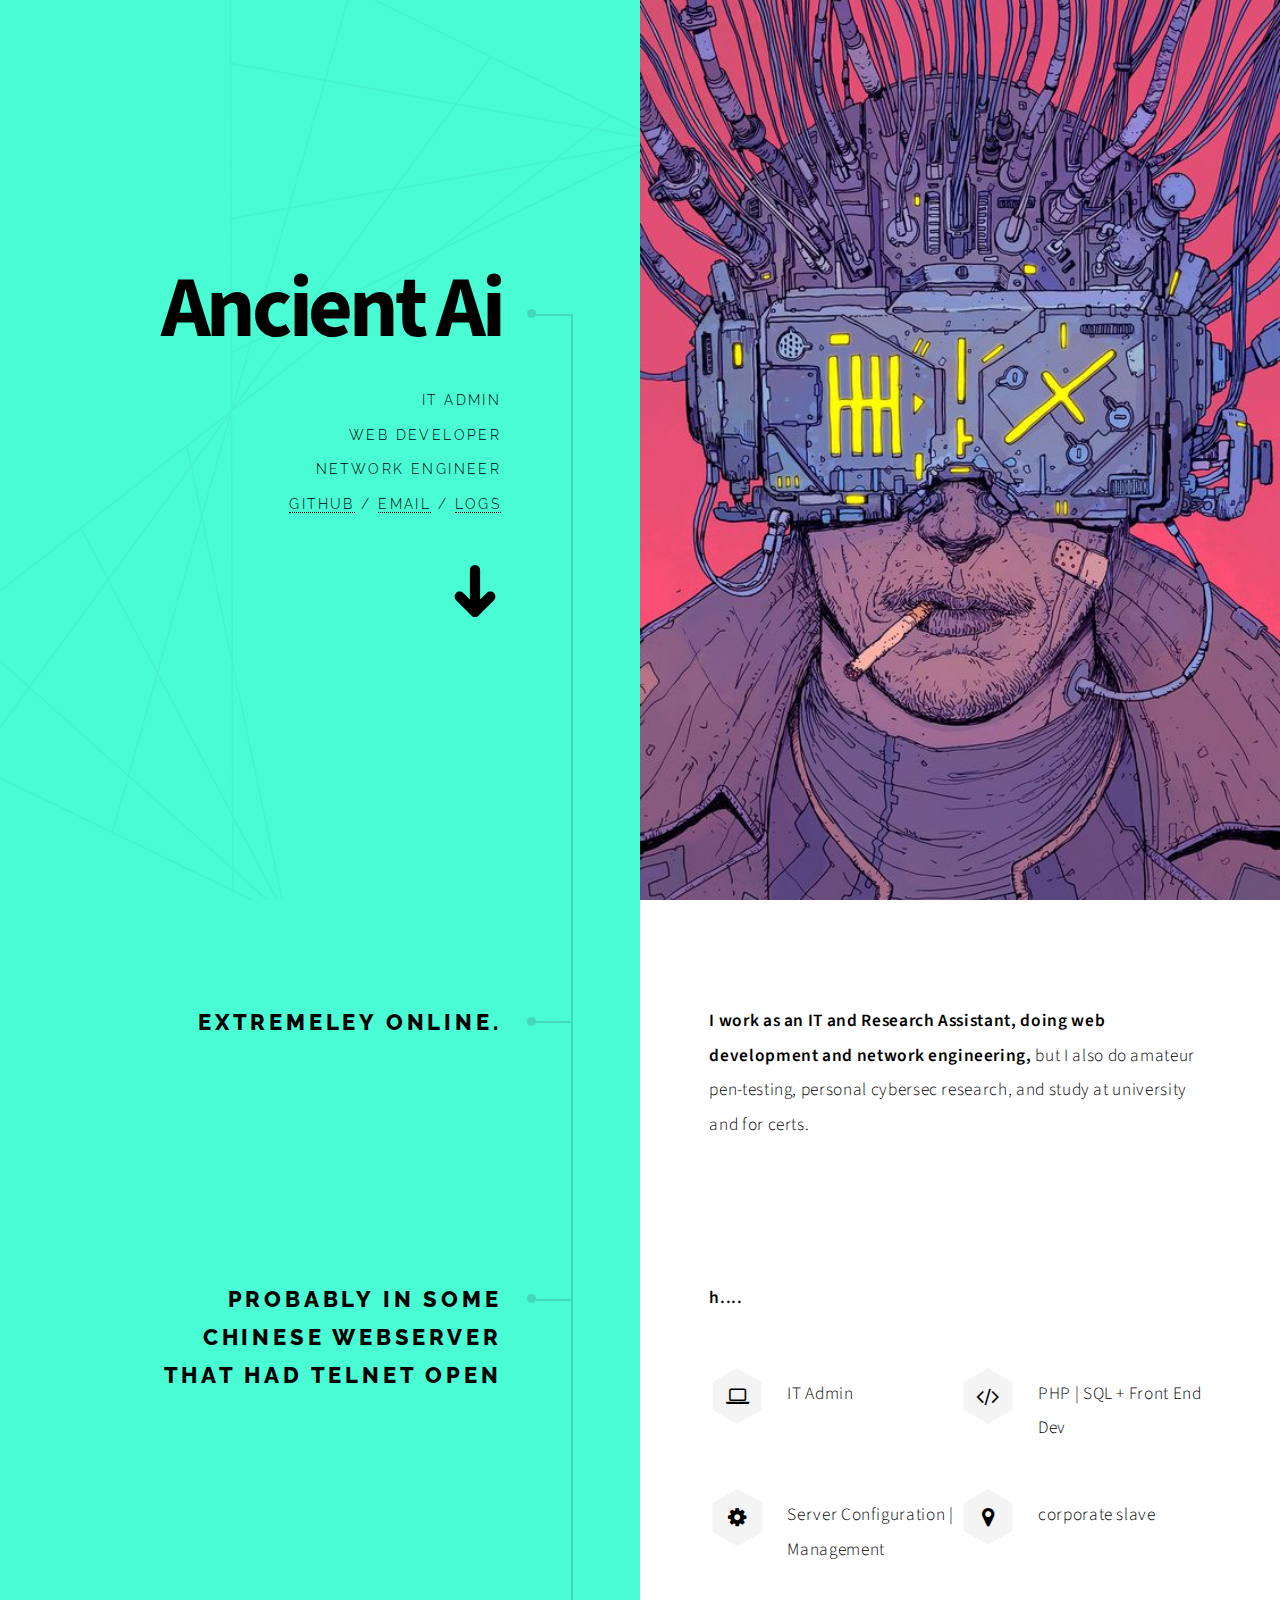
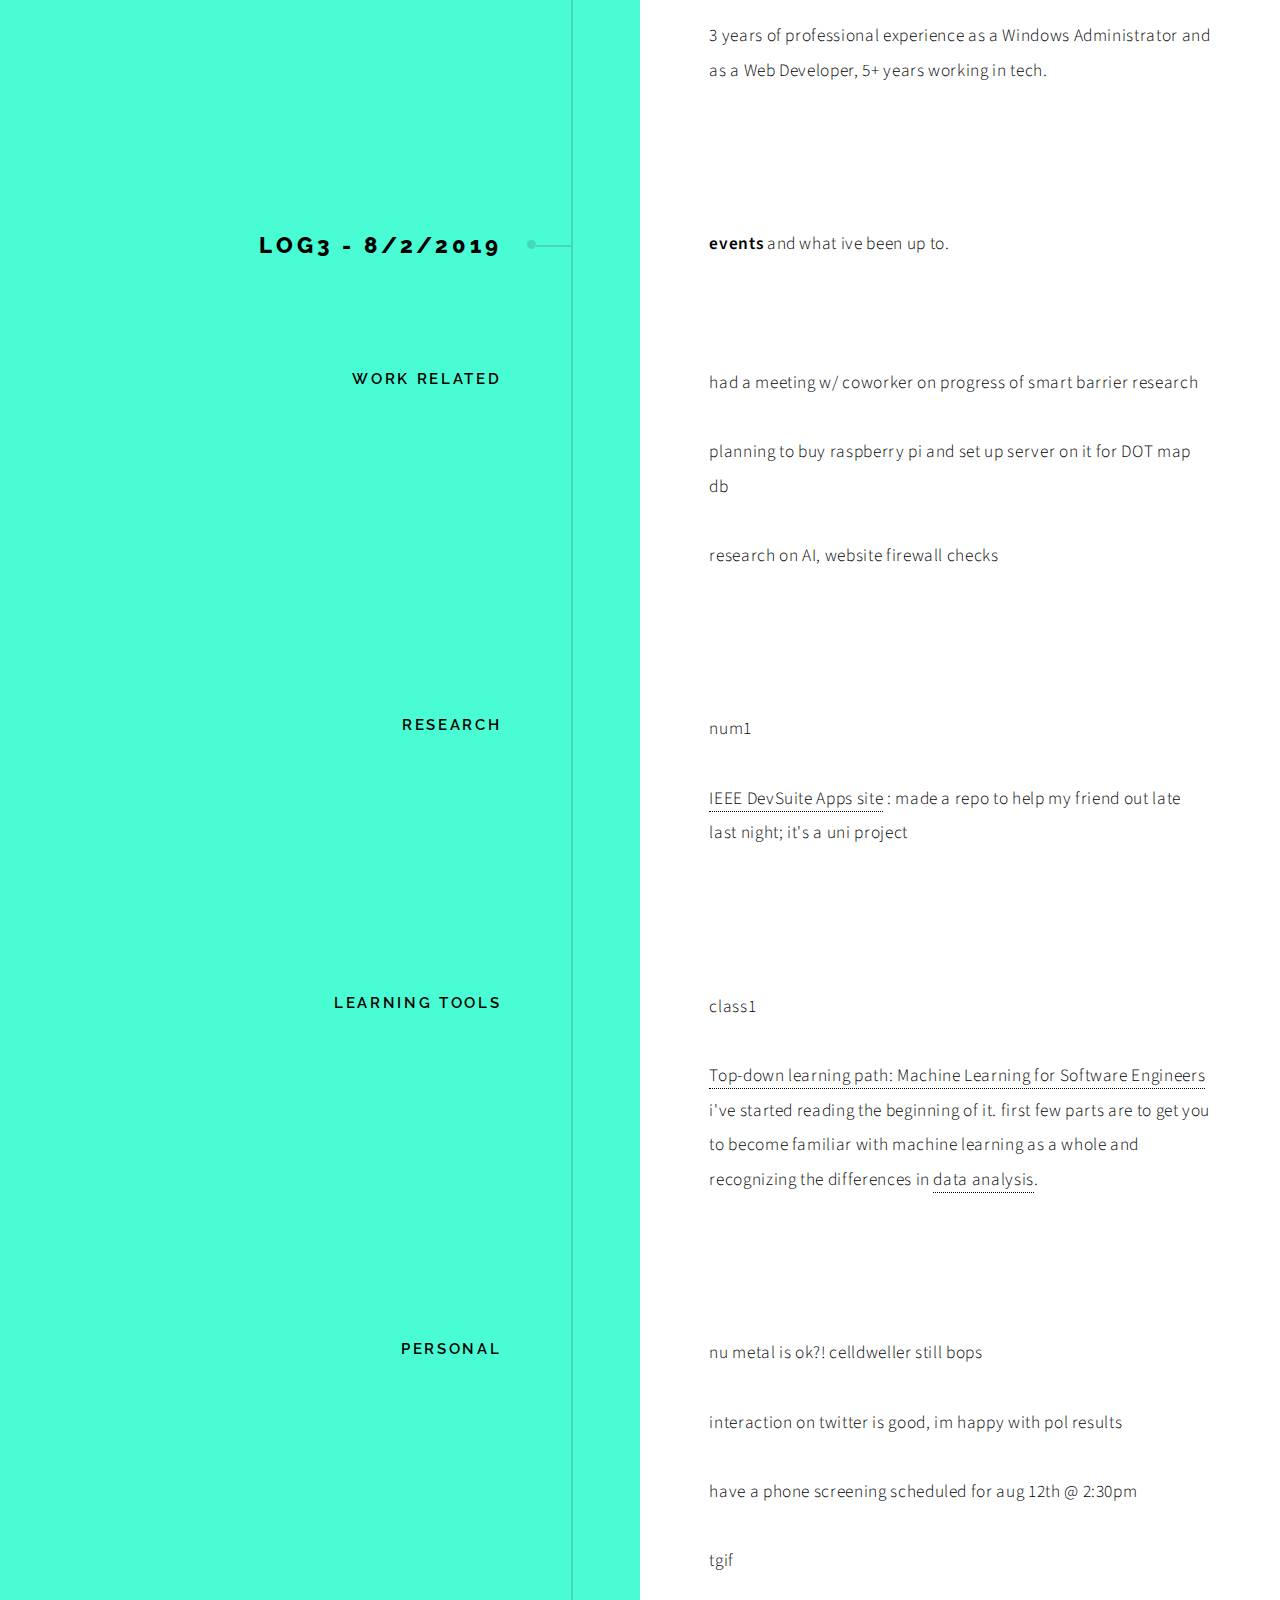
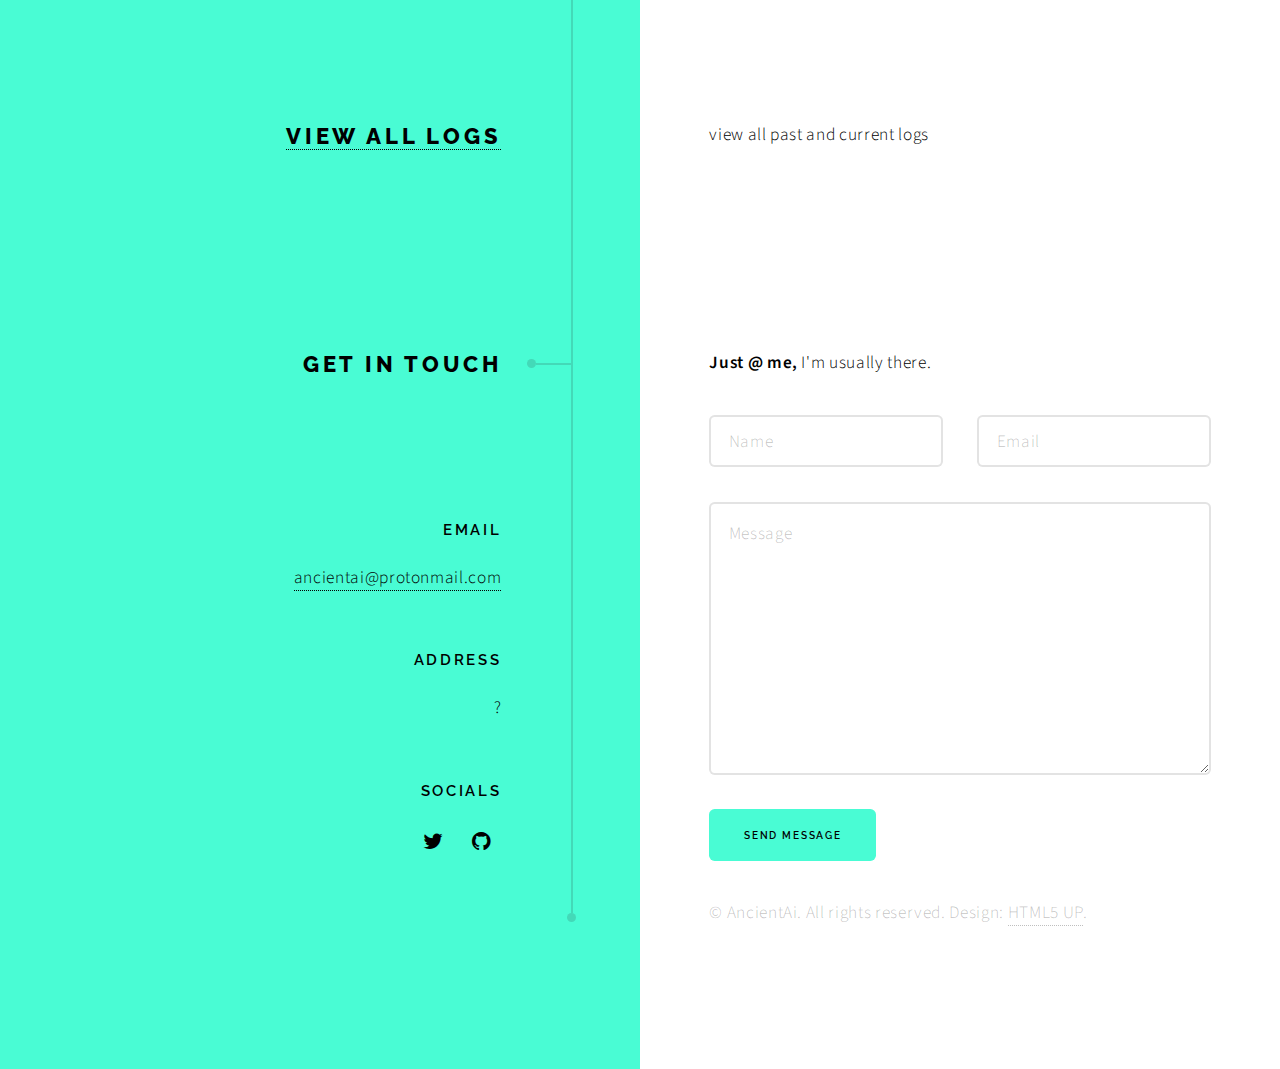
<file: index.html>
<!DOCTYPE HTML>
<!--
	Paradigm Shift by HTML5 UP
	html5up.net | @ajlkn
	Free for personal and commercial use under the CCA 3.0 license (html5up.net/license)
-->
<html>
	<head>
		<title>ancientai_ | web dev</title>
		<meta charset="utf-8" />
		<meta name="viewport" content="width=device-width, initial-scale=1, user-scalable=no" />
		<link rel="stylesheet" href="assets/css/main.css" />
		<link rel="stylesheet" href="https://use.fontawesome.com/releases/v5.7.2/css/all.css" integrity="sha384-fnmOCqbTlWIlj8LyTjo7mOUStjsKC4pOpQbqyi7RrhN7udi9RwhKkMHpvLbHG9Sr" crossorigin="anonymous">
		<link rel="apple-touch-icon" sizes="57x57" href="images/apple-icon-57x57.png">
		<link rel="apple-touch-icon" sizes="60x60" href="images/apple-icon-60x60.png">
		<link rel="apple-touch-icon" sizes="72x72" href="images/apple-icon-72x72.png">
		<link rel="apple-touch-icon" sizes="76x76" href="images/apple-icon-76x76.png">
		<link rel="apple-touch-icon" sizes="114x114" href="images/apple-icon-114x114.png">
		<link rel="apple-touch-icon" sizes="120x120" href="images/apple-icon-120x120.png">
		<link rel="apple-touch-icon" sizes="144x144" href="images/apple-icon-144x144.png">
		<link rel="apple-touch-icon" sizes="152x152" href="images/apple-icon-152x152.png">
		<link rel="apple-touch-icon" sizes="180x180" href="images/apple-icon-180x180.png">
		<link rel="icon" type="image/png" sizes="192x192"  href="images/android-icon-192x192.png">
		<link rel="icon" type="image/png" sizes="32x32" href="images/favicon-32x32.png">
		<link rel="icon" type="image/png" sizes="96x96" href="images/favicon-96x96.png">
		<link rel="icon" type="image/png" sizes="16x16" href="images/favicon-16x16.png">
		<link rel="manifest" href="images/manifest.json">
		<meta name="msapplication-TileColor" content="#ffffff">
		<meta name="msapplication-TileImage" content="images/ms-icon-144x144.png">
		<meta name="theme-color" content="#ffffff">
		<meta name="description" content="" />
		<meta name="keywords" content="" />
		<link rel="stylesheet" href="assets/css/main.css" />
	</head>
<!-- 	<style>
		header { background-color:  }
	</style> -->
	<!-- <script src="jquery-1.10.2.js" type="text/javascript"></script>
	<script type="text/javascript">
		var index = 0;

		function changeBanner() {
			[].forEach.call(document.images, function(v,i) {
				document.images[i].hidden = 1 !== index
			});
			index = (index + 1) % document.images.length;
		}
		window.onload = function() {
			setInterval(changeBanner, 1000);
		}
	</script> -->
	<body class="is-preload" onload=loading();>

		<!-- Wrapper -->
			<div id="wrapper">

				<!-- Intro -->
					<section class="intro">
						<header>
							<h1>Ancient Ai</h1>
							<p>IT admin<br />web developer<br />network engineer<br />
								<a href="https://github.com/ancient-ai">github</a>
							/
								<a href="mailto:ancientai@protonmail.com">email</a>
							/	<a href="log.html">logs</a>
							</p>
							<ul class="actions">
								<li><a href="#first" class="arrow scrolly"><span class="label">Next</span></a></li>
							</ul>
						</header>
						<div class="content">
							<span class="image fill" data-position="center"><img src="images/back7.jpg" alt="" /></span>

						</div>
					</section>

				<!-- Section -->
					<section id="first">
						<header>
							<h2>extremeley online.</h2>
						</header>
						<div class="content">
							<p><strong>I work as an IT and Research Assistant, doing web development and network engineering,</strong> but I also do amateur pen-testing, personal cybersec research, and study at university and for certs.</p>
							<!-- <span class="image main"><img src="images/pic02.jpg" alt="" /></span> -->
						</div>
					</section>

				<!-- Section -->
					<section>
						<header>
							<h2>probably in some chinese webserver that had telnet open</h2>
						</header>
						<div class="content">
							<p><strong>h....</strong> </p>
							<ul class="feature-icons">
								<li class="icon fa-laptop">IT Admin</li>
								<li class="icon fa-code">PHP | SQL + Front End Dev</li>
								<!-- <li class="icon fa-bolt"></li> -->
								<!-- <li class="icon fa-signal">Analytics</li> -->
								<li class="icon fa-gear">Server Configuration | Management</li>
								<li class="icon fa-map-marker">corporate slave</li>
							</ul>
							<p>3 years of professional experience as a Windows Administrator and as a Web Developer, 5+ years working in tech.</p>
						</div>
					</section>

				<!-- Work Examples Section -->
					<section>
						<header>
							<h2>log3 - 8/2/2019</h2>
						</header>
						<div class="content">
							<p><strong>events</strong> and what ive been up to.</p>

							<!-- Section -->
								<section>
									<header>
										<h3>work related</h3>
									</header>
									<div class="content">
										<p>had a meeting w/ coworker on progress of smart barrier research</p>
										<p>planning to buy raspberry pi and set up server on it for DOT map db</p>
										<p>research on AI, website firewall checks</p>
									</div>
								</section>
								<section>
									<header>
										<h3>research</h3>
									</header>
									<div class="content">
										<p>num1</p>
										<p>
											<a href="https://github.com/ancient-ai/iEEE---ECEN-DevSuite-Apps">IEEE DevSuite Apps site</a>
											: made a repo to help my friend out late last night; it's a uni project
										</p>
									</div>
								</section>
								<section>
									<header>
										<h3>learning tools</h3>
									</header>
									<div class="content">
										<p>class1</p>
										<p>
											<a href="https://github.com/ZuzooVn/machine-learning-for-software-engineers">Top-down learning path: Machine Learning for Software Engineers</a>
											i've started reading the beginning of it. first few parts are to get you to become familiar with machine learning as a whole and recognizing the differences in <a href="https://www.quora.com/What-is-the-difference-between-Data-Analytics-Data-Analysis-Data-Mining-Data-Science-Machine-Learning-and-Big-Data-1">data analysis</a>.
										</p>
									</div>
								</section>
								<section>
									<header>
										<h3>personal</h3>
									</header>
									<div class="content">
										<p>nu metal is ok?! celldweller still bops</p>
										<p>interaction on twitter is good, im happy with pol results</p>
										<p>have a phone screening scheduled for aug 12th @ 2:30pm</p>
										<p>tgif</p>
									</div>

								</section>
								<section>
									<header>
										<h2><a href="log.html">view all logs</a></h2>
									</header>
									<div class="content">
										<p>view all past and current logs</p>
									</div>
								</section>
						</div>
					</section>

							<!-- Section -->
								<!-- <section>
									<header>
										<h3>Lorem gravida</h3>
										<p>Proin aliquam facilisis ante interdum. Sed nulla amet lorem feugiat tempus aenean ornare velit lacus, ac varius sed enim lorem ullamcorper dolore.  ac varius enim lorem ullamcorper dolore. Proin aliquam facilisis.</p>
									</header>
									<div class="content">
										<div class="gallery">
											<a href="images/gallery/fulls/08.jpg" class="portrait"><img src="images/gallery/thumbs/08.jpg" alt="" /></a>
											<a href="images/gallery/fulls/09.jpg" class="portrait"><img src="images/gallery/thumbs/09.jpg" alt="" /></a>
											<a href="images/gallery/fulls/10.jpg" class="landscape"><img src="images/gallery/thumbs/10.jpg" alt="" /></a>
										</div>
									</div>
								</section>

						</div>
					</section> -->

				<!-- Section -->
			<!--		<section>
						<header>
							<h2>wanna hire me?</h2>
						</header>
						<div class="content">
							<p><strong>Coolio.</strong> Don't spam my inbox.</p>
							<ul class="actions">
								<li><a href="https://www.upwork.com/o/profiles/users/_~015e481da235081a6b/" class="button primary large">Get Started</a></li>
								<li><a href="http://markakinshev.github.io" class="button large">IRL Contact</a></li>
								<li><a href="http://markakinshev.github.io" class="button primary large">IRL Contact</a></li>
							</ul>
						</div>
					</section> -->

				<!-- Elements -->
				<!--
					<section>
						<header>
							<h2>Elements</h2>
						</header>
						<div class="content">

							<section>
								<header>
									<h3>Text</h3>
								</header>
								<div class="content">
									<p>This is <b>bold</b> and this is <strong>strong</strong>. This is <i>italic</i> and this is <em>emphasized</em>.
									This is <sup>superscript</sup> text and this is <sub>subscript</sub> text.
									This is <u>underlined</u> and this is code: <code>for (;;) { ... }</code>. Finally, <a href="#">this is a link</a>.</p>
									<hr />
									<h2>Heading Level 2</h2>
									<h3>Heading Level 3</h3>
									<h4>Heading Level 4</h4>
									<h5>Heading Level 5</h5>
									<hr />
									<h5>Blockquote</h5>
									<blockquote>Fringilla nisl. Donec accumsan interdum nisi, quis tincidunt felis sagittis eget tempus euismod. Vestibulum ante ipsum primis in faucibus vestibulum. Blandit adipiscing eu felis iaculis volutpat ac adipiscing accumsan faucibus. Vestibulum ante ipsum primis in faucibus lorem ipsum dolor sit amet nullam adipiscing eu felis.</blockquote>
									<h5>Preformatted</h5>
									<pre><code>i = 0;

while (!deck.isInOrder()) {
  print 'Iteration ' + i;
  deck.shuffle();
  i++;
}

print 'Sorted in ' + i + ' iterations.';</code></pre>
								</div>
							</section>

							<section>
								<header>
									<h3>Lists</h3>
								</header>
								<div class="content">

									<h4>Unordered</h4>
									<ul>
										<li>Dolor pulvinar etiam.</li>
										<li>Sagittis adipiscing.</li>
										<li>Felis enim feugiat.</li>
									</ul>

									<h4>Alternate</h4>
									<ul class="alt">
										<li>Dolor pulvinar etiam.</li>
										<li>Sagittis adipiscing.</li>
										<li>Felis enim feugiat.</li>
									</ul>

									<h4>Ordered</h4>
									<ol>
										<li>Dolor pulvinar etiam.</li>
										<li>Etiam vel felis viverra.</li>
										<li>Felis enim feugiat.</li>
										<li>Dolor pulvinar etiam.</li>
										<li>Etiam vel felis lorem.</li>
										<li>Felis enim et feugiat.</li>
									</ol>
									<h4>Icons</h4>
									<ul class="icons">
										<li><a href="#" class="icon fa-twitter"><span class="label">Twitter</span></a></li>
										<li><a href="#" class="icon fa-facebook"><span class="label">Facebook</span></a></li>
										<li><a href="#" class="icon fa-instagram"><span class="label">Instagram</span></a></li>
										<li><a href="#" class="icon fa-github"><span class="label">Github</span></a></li>
									</ul>

									<h4>Actions</h4>
									<ul class="actions">
										<li><a href="#" class="button primary">Default</a></li>
										<li><a href="#" class="button">Default</a></li>
									</ul>
									<ul class="actions stacked">
										<li><a href="#" class="button primary">Default</a></li>
										<li><a href="#" class="button">Default</a></li>
									</ul>
								</div>
							</section>

							<section>
								<header>
									<h3>Table</h3>
								</header>
								<div class="content">
									<h4>Default</h4>
									<div class="table-wrapper">
										<table>
											<thead>
												<tr>
													<th>Name</th>
													<th>Description</th>
													<th>Price</th>
												</tr>
											</thead>
											<tbody>
												<tr>
													<td>Item One</td>
													<td>Ante turpis integer aliquet porttitor.</td>
													<td>29.99</td>
												</tr>
												<tr>
													<td>Item Two</td>
													<td>Vis ac commodo adipiscing arcu aliquet.</td>
													<td>19.99</td>
												</tr>
												<tr>
													<td>Item Three</td>
													<td> Morbi faucibus arcu accumsan lorem.</td>
													<td>29.99</td>
												</tr>
												<tr>
													<td>Item Four</td>
													<td>Vitae integer tempus condimentum.</td>
													<td>19.99</td>
												</tr>
												<tr>
													<td>Item Five</td>
													<td>Ante turpis integer aliquet porttitor.</td>
													<td>29.99</td>
												</tr>
											</tbody>
											<tfoot>
												<tr>
													<td colspan="2"></td>
													<td>100.00</td>
												</tr>
											</tfoot>
										</table>
									</div>

									<h4>Alternate</h4>
									<div class="table-wrapper">
										<table class="alt">
											<thead>
												<tr>
													<th>Name</th>
													<th>Description</th>
													<th>Price</th>
												</tr>
											</thead>
											<tbody>
												<tr>
													<td>Item One</td>
													<td>Ante turpis integer aliquet porttitor.</td>
													<td>29.99</td>
												</tr>
												<tr>
													<td>Item Two</td>
													<td>Vis ac commodo adipiscing arcu aliquet.</td>
													<td>19.99</td>
												</tr>
												<tr>
													<td>Item Three</td>
													<td> Morbi faucibus arcu accumsan lorem.</td>
													<td>29.99</td>
												</tr>
												<tr>
													<td>Item Four</td>
													<td>Vitae integer tempus condimentum.</td>
													<td>19.99</td>
												</tr>
												<tr>
													<td>Item Five</td>
													<td>Ante turpis integer aliquet porttitor.</td>
													<td>29.99</td>
												</tr>
											</tbody>
											<tfoot>
												<tr>
													<td colspan="2"></td>
													<td>100.00</td>
												</tr>
											</tfoot>
										</table>
									</div>
								</div>
							</section>

							<section>
								<header>
									<h3>Buttons</h3>
								</header>
								<div class="content">
									<ul class="actions">
										<li><a href="#" class="button primary">Primary</a></li>
										<li><a href="#" class="button">Default</a></li>
									</ul>
									<ul class="actions">
										<li><a href="#" class="button large">Large</a></li>
										<li><a href="#" class="button">Default</a></li>
										<li><a href="#" class="button small">Small</a></li>
									</ul>
									<ul class="actions">
										<li><a href="#" class="button primary icon fa-download">Icon</a></li>
										<li><a href="#" class="button icon fa-download">Icon</a></li>
									</ul>
									<ul class="actions">
										<li><span class="button primary disabled">Disabled</span></li>
										<li><span class="button disabled">Disabled</span></li>
									</ul>
								</div>
							</section>

							<section>
								<header>
									<h3>Form</h3>
								</header>
								<div class="content">
									<form method="post" action="#">
										<div class="fields">
											<div class="field half">
												<label for="demo-name">Name</label>
												<input type="text" name="demo-name" id="demo-name" value="" placeholder="Jane Doe" />
											</div>
											<div class="field half">
												<label for="demo-email">Email</label>
												<input type="email" name="demo-email" id="demo-email" value="" placeholder="jane@untitled.tld" />
											</div>
											<div class="field">
												<label for="demo-category">Category</label>
												<select name="demo-category" id="demo-category">
													<option value="">-</option>
													<option value="1">Manufacturing</option>
													<option value="1">Shipping</option>
													<option value="1">Administration</option>
													<option value="1">Human Resources</option>
												</select>
											</div>
											<div class="field half">
												<input type="radio" id="demo-priority-low" name="demo-priority" checked>
												<label for="demo-priority-low">Low</label>
											</div>
											<div class="field half">
												<input type="radio" id="demo-priority-high" name="demo-priority">
												<label for="demo-priority-high">High</label>
											</div>
											<div class="field half">
												<input type="checkbox" id="demo-copy" name="demo-copy">
												<label for="demo-copy">Email me a copy</label>
											</div>
											<div class="field half">
												<input type="checkbox" id="demo-human" name="demo-human" checked>
												<label for="demo-human">Not a robot</label>
											</div>
											<div class="field">
												<label for="demo-message">Message</label>
												<textarea name="demo-message" id="demo-message" placeholder="Enter your message" rows="6"></textarea>
											</div>
										</div>
										<ul class="actions">
											<li><input type="submit" value="Send Message" class="primary" /></li>
											<li><input type="reset" value="Reset" /></li>
										</ul>
									</form>
								</div>
							</section>

						</div>
					</section>
				-->

				<!-- Section -->
					<section>
						<header>
							<h2>Get in Touch</h2>
						</header>
						<div class="content">
							<p><strong>Just @ me,</strong> I'm usually there.</p>
							<form>
								<div class="fields">
									<div class="field half">
										<input type="text" name="name" id="name" placeholder="Name" />
									</div>
									<div class="field half">
										<input type="email" name="email" id="email" placeholder="Email" />
									</div>
									<div class="field">
										<textarea name="message" id="message" placeholder="Message" rows="7"></textarea>
									</div>
								</div>
								<ul class="actions">
									<li><input type="submit" value="Send Message" class="button primary" /></li>
								</ul>
							</form>
						</div>
						<footer>
							<ul class="items">
								<li>
									<h3>Email</h3>
									<a href="mailto:ancientai@protonmail.com">ancientai@protonmail.com</a>
								</li>
								<!-- <li>
									<h3>Phone</h3>
									<a href="#">(000) 000-0000</a>
								</li> -->
								<li>
									<h3>Address</h3>
									<span>?</span>
								</li>
								<li>
									<h3>socials</h3>
									<ul class="icons">
										<li><a href="https://twitter.com/ancientai_" class="icon fa-twitter"><span class="label">Twitter</span></a></li>
										<!-- <li><a href="#" class="icon fa-facebook"><span class="label">Facebook</span></a></li> -->
										<!-- <li><a href="#" class="icon fa-instagram"><span class="label">Instagram</span></a></li> -->
										<!-- <li><a href="https://www.linkedin.com/in//" class="icon fa-linkedin"><span class="label">LinkedIn</span></a></li> -->
										<li><a href="https://github.com/ancientai_" class="icon fa-github"><span class="label">GitHub</span></a></li>
										<!-- <li><a href="#" class="icon fa-codepen"><span class="label">Codepen</span></a></li> -->
									</ul>
								</li>
							</ul>
						</footer>
					</section>

				<!-- Copyright -->
					<div class="copyright">&copy; AncientAi. All rights reserved. Design: <a href="https://html5up.net">HTML5 UP</a>.</div>

			</div>

		<!-- Scripts -->
			<script src="assets/js/jquery.min.js"></script>
			<script src="assets/js/jquery.scrolly.min.js"></script>
			<script src="assets/js/browser.min.js"></script>
			<script src="assets/js/breakpoints.min.js"></script>
			<script src="assets/js/util.js"></script>
			<script src="assets/js/main.js"></script>

	</body>
</html>
</file>
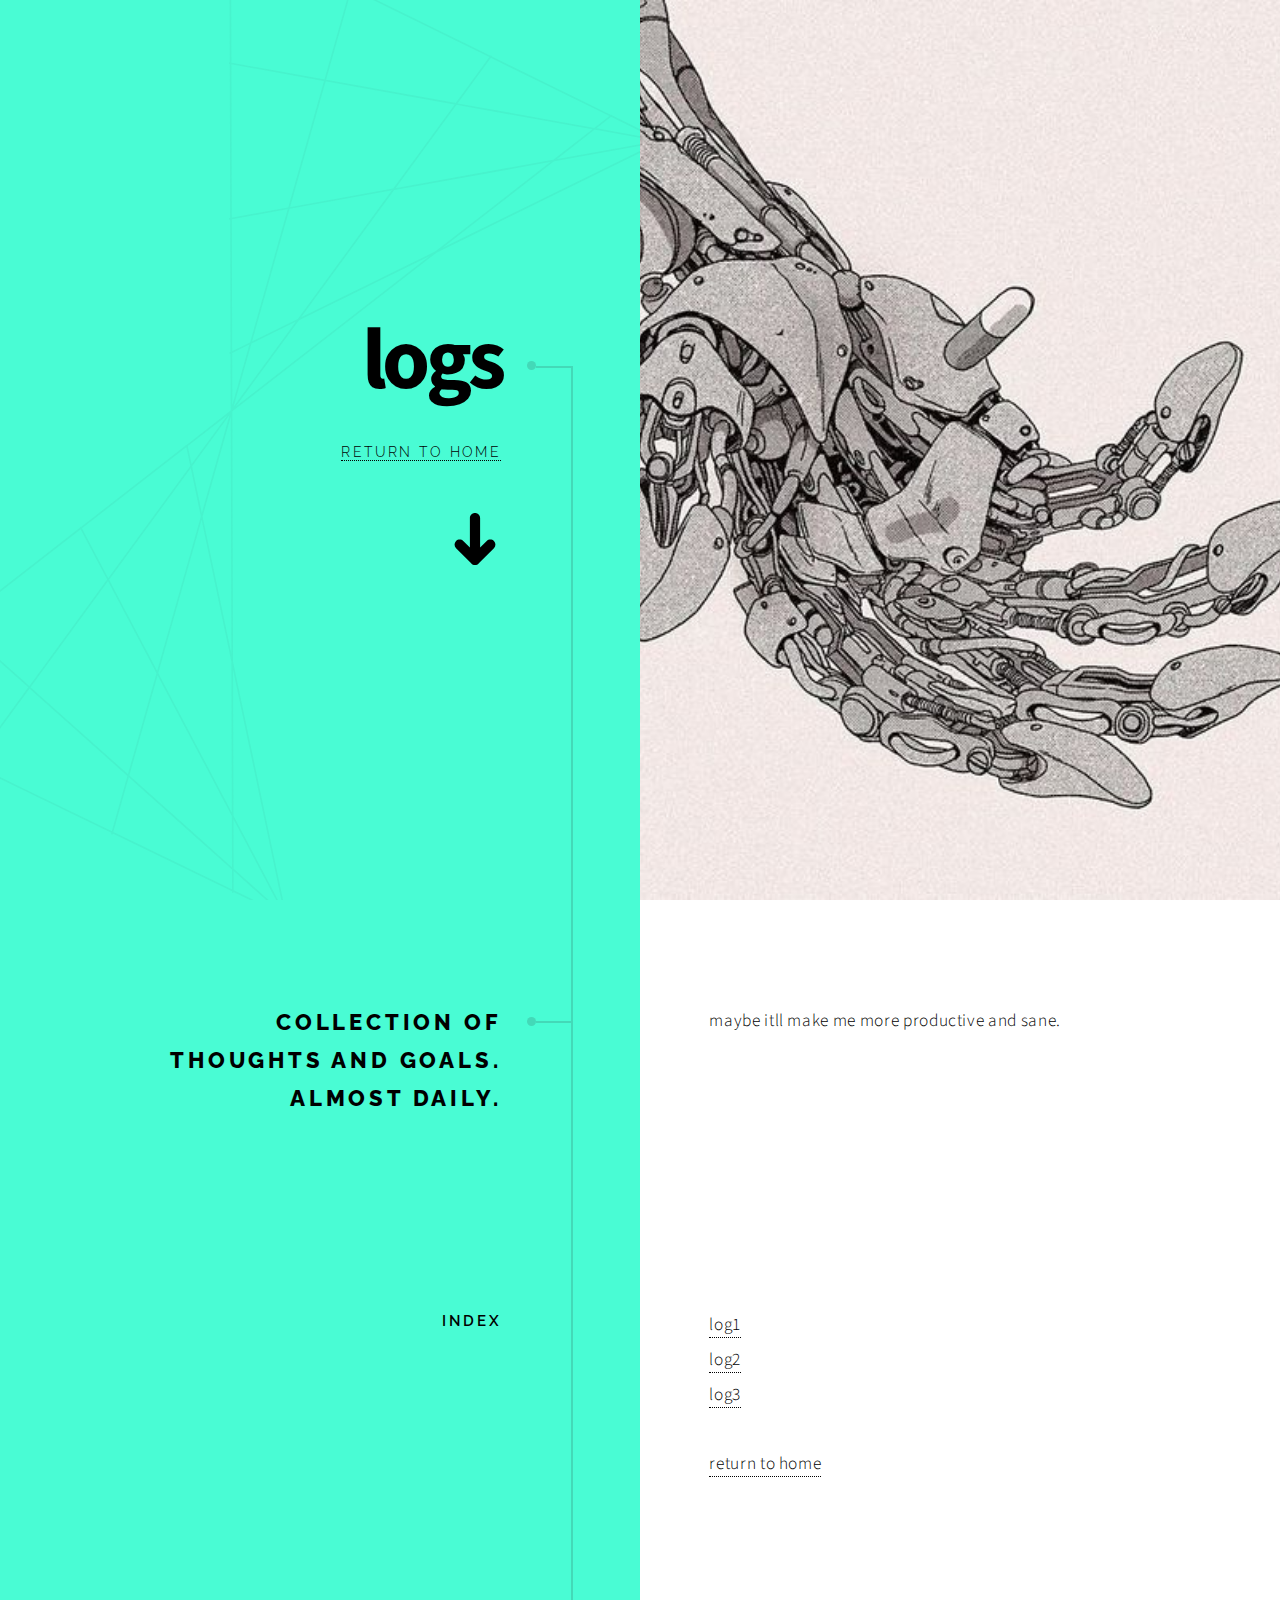
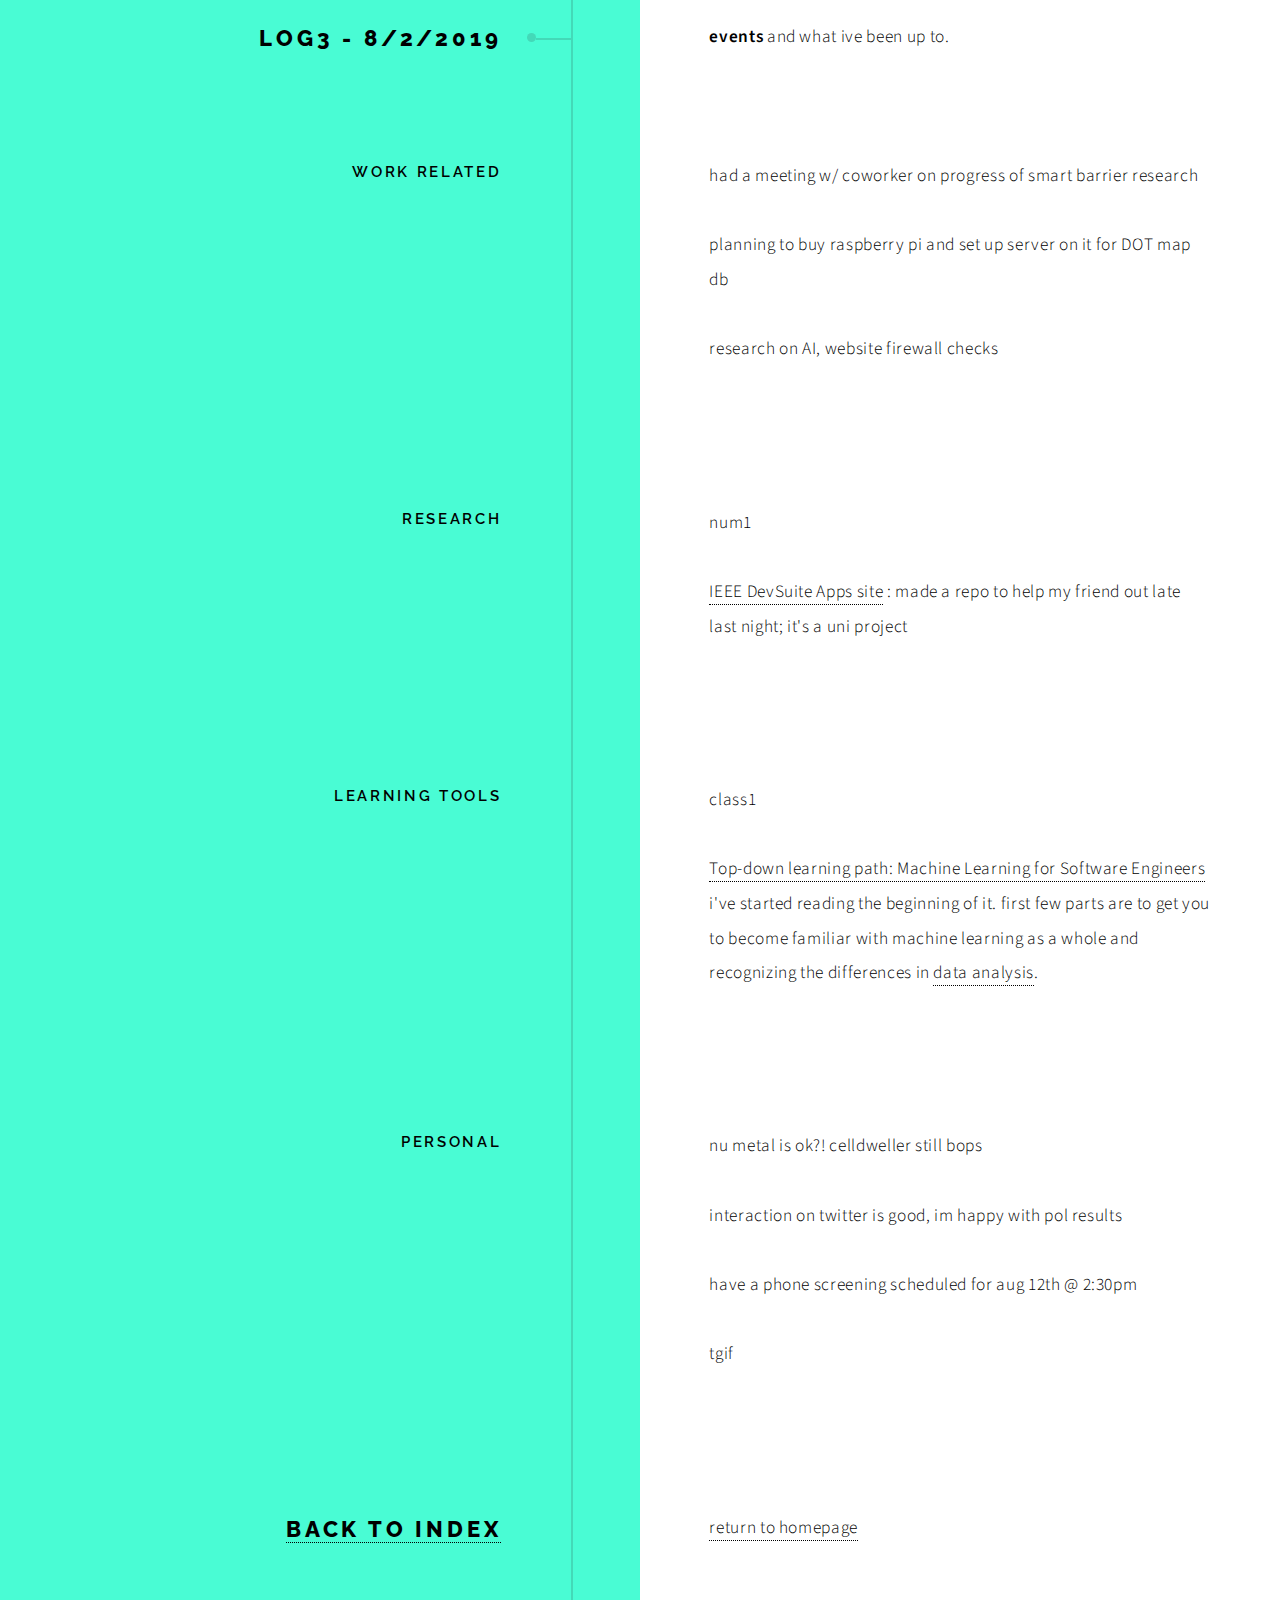
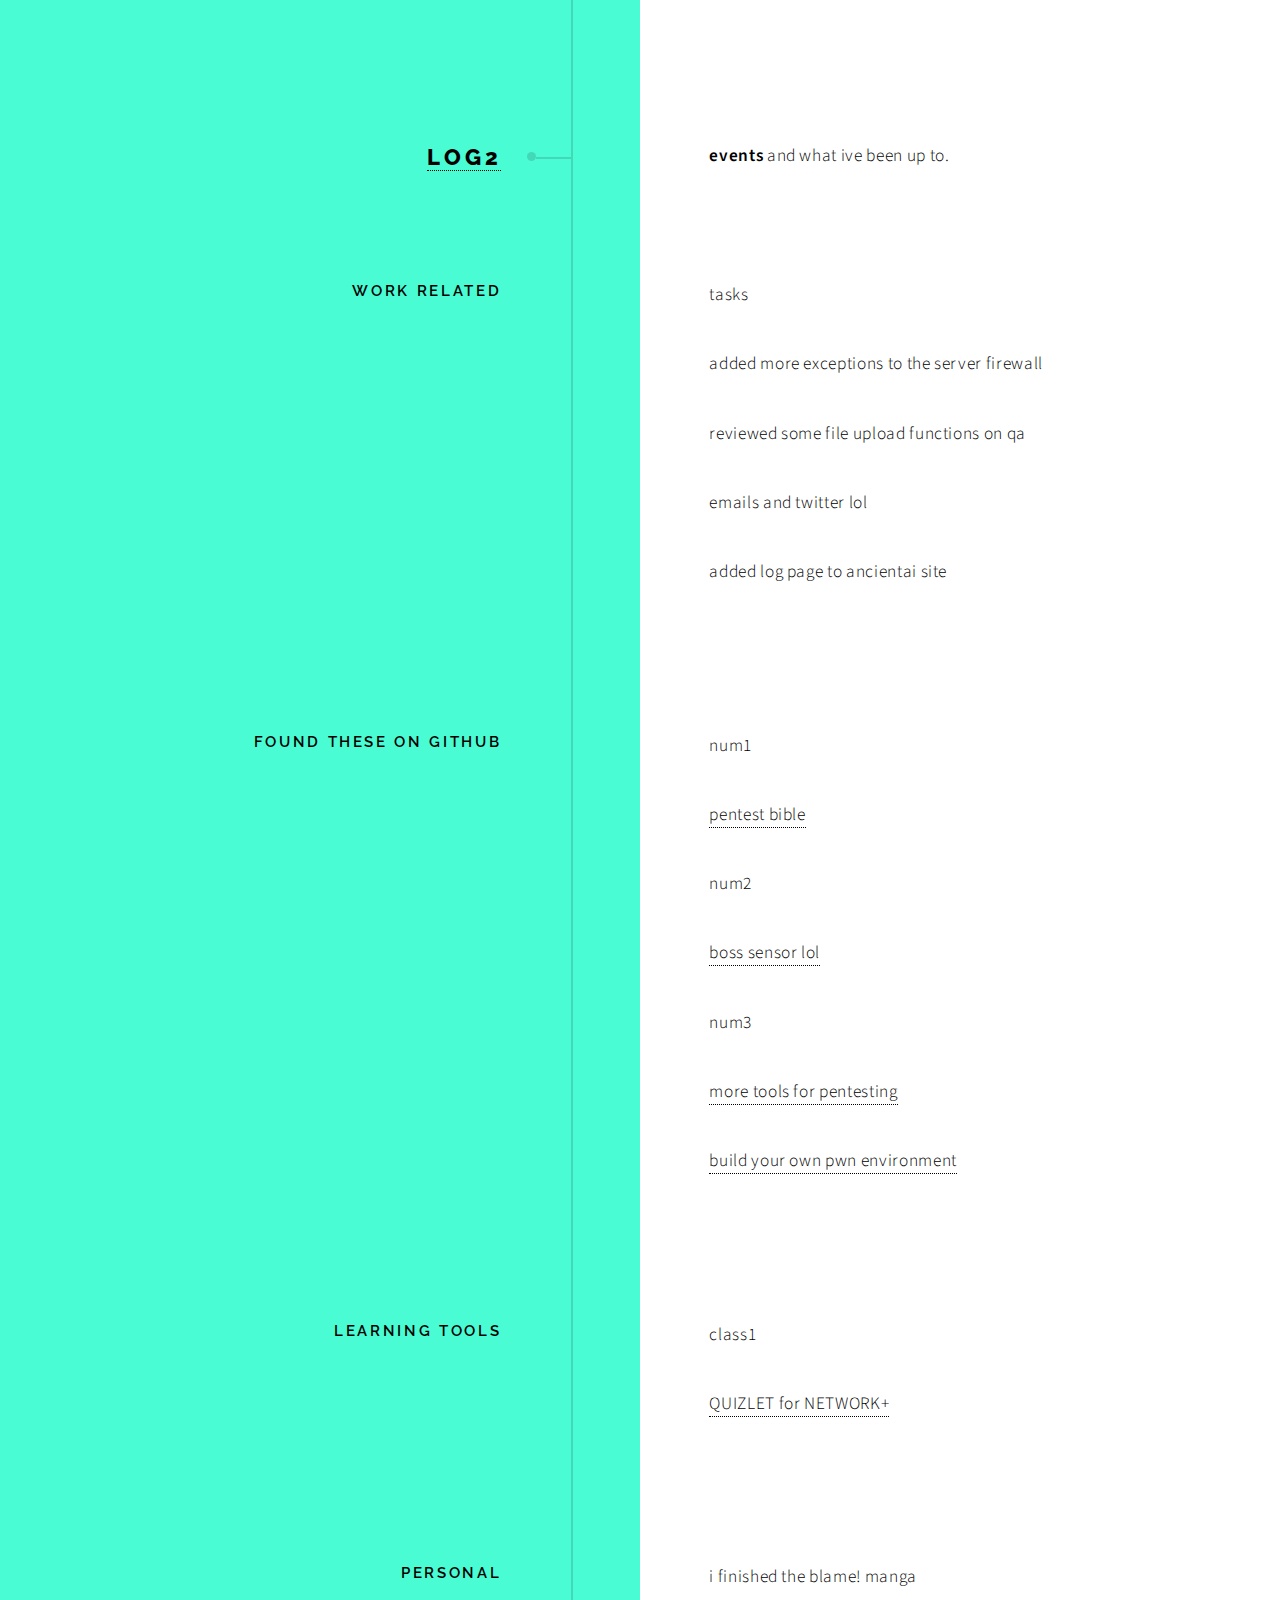
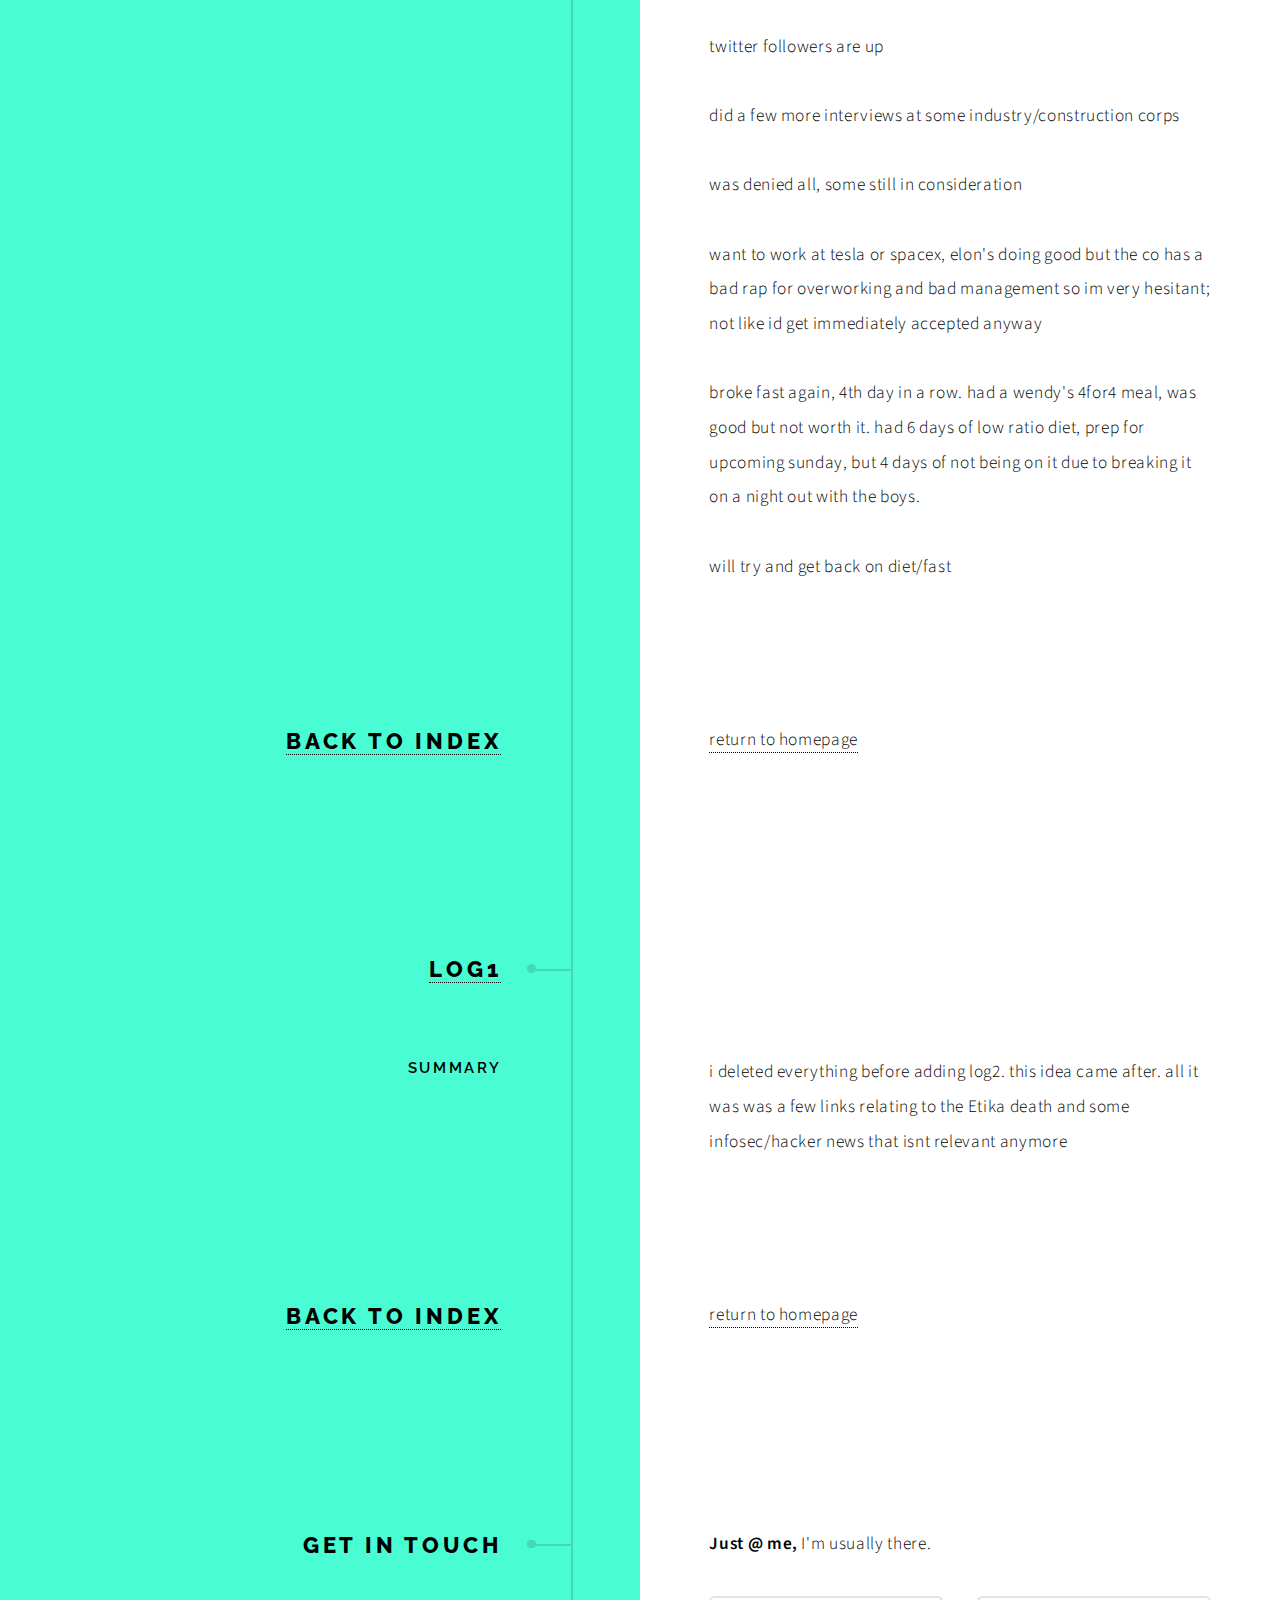
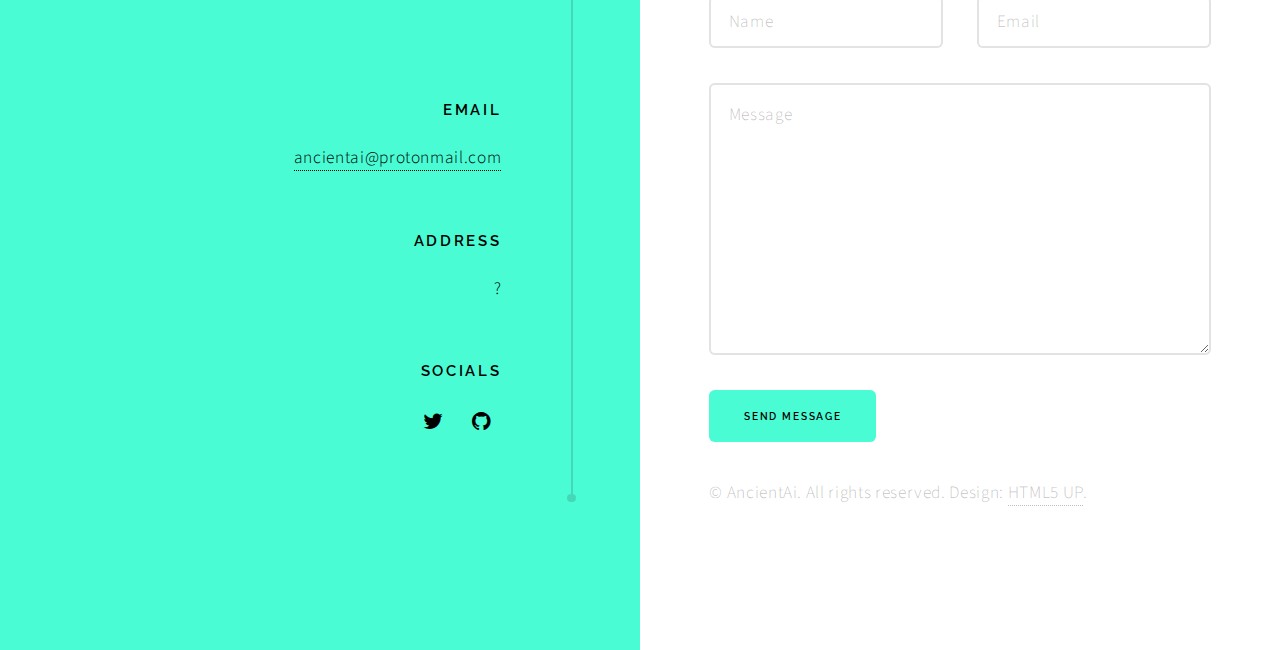
<file: log.html>
<!DOCTYPE HTML>

<html>
	<head>
		<title>log | ancientai_</title>
		<meta charset="utf-8" />
		<meta name="viewport" content="width=device-width, initial-scale=1, user-scalable=no" />
		<link rel="stylesheet" href="assets/css/main.css" />
		<link rel="stylesheet" href="https://use.fontawesome.com/releases/v5.7.2/css/all.css" integrity="sha384-fnmOCqbTlWIlj8LyTjo7mOUStjsKC4pOpQbqyi7RrhN7udi9RwhKkMHpvLbHG9Sr" crossorigin="anonymous">
		<link rel="apple-touch-icon" sizes="57x57" href="images/apple-icon-57x57.png">
		<link rel="apple-touch-icon" sizes="60x60" href="images/apple-icon-60x60.png">
		<link rel="apple-touch-icon" sizes="72x72" href="images/apple-icon-72x72.png">
		<link rel="apple-touch-icon" sizes="76x76" href="images/apple-icon-76x76.png">
		<link rel="apple-touch-icon" sizes="114x114" href="images/apple-icon-114x114.png">
		<link rel="apple-touch-icon" sizes="120x120" href="images/apple-icon-120x120.png">
		<link rel="apple-touch-icon" sizes="144x144" href="images/apple-icon-144x144.png">
		<link rel="apple-touch-icon" sizes="152x152" href="images/apple-icon-152x152.png">
		<link rel="apple-touch-icon" sizes="180x180" href="images/apple-icon-180x180.png">
		<link rel="icon" type="image/png" sizes="192x192"  href="images/android-icon-192x192.png">
		<link rel="icon" type="image/png" sizes="32x32" href="images/favicon-32x32.png">
		<link rel="icon" type="image/png" sizes="96x96" href="images/favicon-96x96.png">
		<link rel="icon" type="image/png" sizes="16x16" href="images/favicon-16x16.png">
		<link rel="manifest" href="images/manifest.json">
		<meta name="msapplication-TileColor" content="#ffffff">
		<meta name="msapplication-TileImage" content="images/ms-icon-144x144.png">
		<meta name="theme-color" content="#ffffff">
		<meta name="description" content="" />
		<meta name="keywords" content="" />
		<link rel="stylesheet" href="assets/css/main.css" />
	</head>

	<body class="is-preload">

		<!-- Wrapper -->
			<div id="wrapper">

				<section class="intro">
					<header>
						<h1>logs</h1>
						<p><a href="index.html">return to home</a></p>
						<ul class="actions">
							<li><a href="#first" class="arrow scrolly"><span class="label">Next</span></a></li>
						</ul>
					</header>
						<div class="content">
							<span class="image fill" data-position="center"><img src="images/back18.jpg" alt="6 consoles" /></span>
						</div>
					</section>

				<!-- Section -->
					<section id="first">
						<header>
							<h2>collection of thoughts and goals. almost daily.</h2>
						</header>
						<div class="content">
							<p>maybe itll make me more productive and sane.</p>
							<!-- <span class="image main"><img src="images/pic02.jpg" alt="" /></span> -->
						</div>
					</section>
					<section>
						<header>
							<h3 id="index">index</h3>
						</header>
						<div class="content">
							<p>
								<a href="#log1">log1</a><br />
								<a href="#log2">log2</a><br />
								<a href="#log3">log3</a>
							</p>
							<p><a href="index.html">return to home</a></p>
						</div>
					</section>

				<!-- Work Examples Section -->
					<section>
						<header>
							<h2 id="log3">log3 - 8/2/2019</h2>
						</header>
						<div class="content">
							<p><strong>events</strong> and what ive been up to.</p>

							<!-- Section -->
								<section>
									<header>
										<h3>work related</h3>
									</header>
									<div class="content">
										<p>had a meeting w/ coworker on progress of smart barrier research</p>
										<p>planning to buy raspberry pi and set up server on it for DOT map db</p>
										<p>research on AI, website firewall checks</p>
									</div>
								</section>
								<section>
									<header>
										<h3>research</h3>
									</header>
									<div class="content">
										<p>num1</p>
										<p>
											<a href="https://github.com/ancient-ai/iEEE---ECEN-DevSuite-Apps">IEEE DevSuite Apps site</a>
											: made a repo to help my friend out late last night; it's a uni project
										</p>
									</div>
								</section>
								<section>
									<header>
										<h3>learning tools</h3>
									</header>
									<div class="content">
										<p>class1</p>
										<p>
											<a href="https://github.com/ZuzooVn/machine-learning-for-software-engineers">Top-down learning path: Machine Learning for Software Engineers</a>
											i've started reading the beginning of it. first few parts are to get you to become familiar with machine learning as a whole and recognizing the differences in <a href="https://www.quora.com/What-is-the-difference-between-Data-Analytics-Data-Analysis-Data-Mining-Data-Science-Machine-Learning-and-Big-Data-1">data analysis</a>.
										</p>
									</div>
								</section>
								<section>
									<header>
										<h3>personal</h3>
									</header>
									<div class="content">
										<p>nu metal is ok?! celldweller still bops</p>
										<p>interaction on twitter is good, im happy with pol results</p>
										<p>have a phone screening scheduled for aug 12th @ 2:30pm</p>
										<p>tgif</p>
									</div>

								</section>
								<section>
									<header>
										<h2><a href="#index">back to index</a></h2>
									</header>
									<div class="content">
										<p><a href="index.html">return to homepage</a></p>
									</div>
								</section>
						</div>
					</section>
					<section>
						<header>
							<h2><a id="log2">log2</a></h2>
						</header>
						<div class="content">
							<p><strong>events</strong> and what ive been up to.</p>

							<!-- Section -->
								<section>
									<header>
										<h3>work related</h3>
									</header>
									<div class="content">
										<p>tasks</p>
										<p>added more exceptions to the server firewall</p>
										<p>reviewed some file upload functions on qa</p>
										<p>emails and twitter lol</p>
										<p>added log page to ancientai site</p>
									</div>
								</section>
								<section>
									<header>
										<h3>found these on github</h3>
									</header>
									<div class="content">
										<p>num1</p>
										<p>
											<a href="https://github.com/blaCCkHatHacEEkr/PENTESTING-BIBLE">pentest bible</a>
										</p>
										<p>num2</p>
										<p>
											<a href="https://github.com/Hironsan/BossSensor">boss sensor lol</a>
										</p>
										<p>num3</p>
										<p>
											<a href="https://github.com/Frichetten/tools">more tools for pentesting</a>
										</p>
										<p>
											<a href="https://twitter.com/zer0pwn/status/1156816723598876673?s=20">build your own pwn environment</a>
										</p>
									</div>
								</section>
								<section>
									<header>
										<h3>learning tools</h3>
									</header>
									<div class="content">
										<p>class1</p>
										<p>
											<a href="https://quizlet.com/145098391/">QUIZLET for NETWORK+</a>
										</p>
									</div>
								</section>
								<section>
									<header>
										<h3>personal</h3>
									</header>
									<div class="content">
										<p>i finished the blame! manga</p>
										<p>twitter followers are up</p>
										<p>did a few more interviews at some industry/construction corps</p>
										<p>was denied all, some still in consideration</p>
										<p>want to work at tesla or spacex, elon's doing good but the co has a bad rap for overworking and bad management so im very hesitant; not like id get immediately accepted anyway</p>
										<p>broke fast again, 4th day in a row. had a wendy's 4for4 meal, was good but not worth it. had 6 days of low ratio diet, prep for upcoming sunday, but 4 days of not being on it due to breaking it on a night out with the boys.</p>
										<p>will try and get back on diet/fast</p>
									</div>
								</section>
								<section>
										<header>
											<h2><a href="#index">back to index</a></h2>
										</header>
										<div class="content">
											<p><a href="index.html">return to homepage</a></p>
										</div>
								</section>
						</div>
					</section>
					<section>
						<header>
							<h2><a id="log1">log1</a></h2>
						</header>
						<div class="content">
							<section>
								<header>
									<h3>summary</h3>
								</header>
								<div class="content">
									<p>i deleted everything before adding log2. this idea came after. all it was was a few links relating to the Etika death and some infosec/hacker news that isnt relevant anymore</p>
								</div>
							</section>
							<section>
								<header>
									<h2><a href="#index">back to index</a></h2>
								</header>
								<div class="content">
									<p><a href="index.html">return to homepage</a></p>
								</div>
							</section>
						</div>
					</section>

				<section>
						<header>
							<h2>Get in Touch</h2>
						</header>
						<div class="content">
							<p><strong>Just @ me,</strong> I'm usually there.</p>
							<form>
								<div class="fields">
									<div class="field half">
										<input type="text" name="name" id="name" placeholder="Name" />
									</div>
									<div class="field half">
										<input type="email" name="email" id="email" placeholder="Email" />
									</div>
									<div class="field">
										<textarea name="message" id="message" placeholder="Message" rows="7"></textarea>
									</div>
								</div>
								<ul class="actions">
									<li><input type="submit" value="Send Message" class="button primary" /></li>
								</ul>
							</form>
						</div>
						<footer>
							<ul class="items">
								<li>
									<h3>Email</h3>
									<a href="mailto:ancientai@protonmail.com">ancientai@protonmail.com</a>
								</li>
								<!-- <li>
									<h3>Phone</h3>
									<a href="#">(000) 000-0000</a>
								</li> -->
								<li>
									<h3>Address</h3>
									<span>?</span>
								</li>
								<li>
									<h3>socials</h3>
									<ul class="icons">
										<li><a href="https://twitter.com/ancientai_" class="icon fa-twitter"><span class="label">Twitter</span></a></li>
										<!-- <li><a href="#" class="icon fa-facebook"><span class="label">Facebook</span></a></li> -->
										<!-- <li><a href="#" class="icon fa-instagram"><span class="label">Instagram</span></a></li> -->
										<!-- <li><a href="https://www.linkedin.com/in//" class="icon fa-linkedin"><span class="label">LinkedIn</span></a></li> -->
										<li><a href="https://github.com/ancientai_" class="icon fa-github"><span class="label">GitHub</span></a></li>
										<!-- <li><a href="#" class="icon fa-codepen"><span class="label">Codepen</span></a></li> -->
									</ul>
								</li>
							</ul>
						</footer>
					</section>

				<!-- Copyright -->
					<div class="copyright">&copy; AncientAi. All rights reserved. Design: <a href="https://html5up.net">HTML5 UP</a>.</div>
		</div>

		<!-- Scripts -->
			<script src="assets/js/jquery.min.js"></script>
			<script src="assets/js/jquery.scrolly.min.js"></script>
			<script src="assets/js/browser.min.js"></script>
			<script src="assets/js/breakpoints.min.js"></script>
			<script src="assets/js/util.js"></script>
			<script src="assets/js/main.js"></script>

	</body>
</html>
</file>
<file: assets/css/main.css>
@import url(font-awesome.min.css);
@import url("https://fonts.googleapis.com/css?family=Source+Sans+Pro:300,600,700,300i,600i,700i|Raleway:600,800");

/*
	Paradigm Shift by HTML5 UP
	html5up.net | @ajlkn
	Free for personal and commercial use under the CCA 3.0 license (html5up.net/license)
*/

html, body, div, span, applet, object,
iframe, h1, h2, h3, h4, h5, h6, p, blockquote,
pre, a, abbr, acronym, address, big, cite,
code, del, dfn, em, img, ins, kbd, q, s, samp,
small, strike, strong, sub, sup, tt, var, b,
u, i, center, dl, dt, dd, ol, ul, li, fieldset,
form, label, legend, table, caption, tbody,
tfoot, thead, tr, th, td, article, aside,
canvas, details, embed, figure, figcaption,
footer, header, hgroup, menu, nav, output, ruby,
section, summary, time, mark, audio, video {
	margin: 0;
	padding: 0;
	border: 0;
	font-size: 100%;
	font: inherit;
	vertical-align: baseline;}

article, aside, details, figcaption, figure,
footer, header, hgroup, menu, nav, section {
	display: block;}

body {
	line-height: 1;
}

ol, ul {
	list-style: none;
}

blockquote, q {
	quotes: none;
}

	blockquote:before, blockquote:after, q:before, q:after {
		content: '';
		content: none;
	}

table {
	border-collapse: collapse;
	border-spacing: 0;
}

body {
	-webkit-text-size-adjust: none;
}

mark {
	background-color: transparent;
	color: inherit;
}

input::-moz-focus-inner {
	border: 0;
	padding: 0;
}

input, select, textarea {
	-moz-appearance: none;
	-webkit-appearance: none;
	-ms-appearance: none;
	appearance: none;
}

/* Basic */

	@-ms-viewport {
		width: device-width;
	}

	body {
		-ms-overflow-style: scrollbar;
	}

	@media screen and (max-width: 480px) {

		html, body {
			min-width: 320px;
		}

	}

	html {
		box-sizing: border-box;
	}

	*, *:before, *:after {
		box-sizing: inherit;
	}

	html {
		overflow-x: hidden;
	}

	body {
		background: #ffffff;
		overflow-x: hidden;
	}

		body.is-preload *, body.is-preload *:before, body.is-preload *:after {
			-moz-animation: none !important;
			-webkit-animation: none !important;
			-ms-animation: none !important;
			animation: none !important;
			-moz-transition: none !important;
			-webkit-transition: none !important;
			-ms-transition: none !important;
			transition: none !important;
		}

/* Typography */

	html {
		font-size: 18pt;
	}

		@media screen and (max-width: 1920px) {

			html {
				font-size: 13pt;
			}

		}

		@media screen and (max-width: 1152px) {

			html {
				font-size: 14pt;
			}

		}

		@media screen and (max-width: 736px) {

			html {
				font-size: 12pt;
			}

		}

		@media screen and (max-width: 480px) {

			html {
				font-size: 11pt;
			}

		}

	body {
		background-color: #ffffff;
		color: #000000;
	}

	body, input, select, textarea {
		color: #000000;
		font-family: "Source Sans Pro", Helvetica, sans-serif;
		font-size: 1rem;
		font-weight: 300;
		letter-spacing: 0.0375em;
		line-height: 2;
	}

	a {
		-moz-transition: border-bottom-color 0.25s ease-in-out;
		-webkit-transition: border-bottom-color 0.25s ease-in-out;
		-ms-transition: border-bottom-color 0.25s ease-in-out;
		transition: border-bottom-color 0.25s ease-in-out;
		text-decoration: none;
		color: #000000;
		border-bottom: dotted 1px;
	}

		a:hover {
			text-decoration: none;
			border-bottom-color: transparent;
		}

	strong, b {
		font-weight: 600;
		color: #000000;
	}

	em, i {
		font-style: italic;
	}

	p {
		margin: 0 0 2rem 0;
	}

	h1, h2, h3, h4, h5, h6 {
		color: #000000;
		font-family: "Raleway", Helvetica, sans-serif;
		font-weight: 600;
		letter-spacing: 0.175em;
		line-height: 1.75;
		margin: 0 0 1.5rem 0;
		text-transform: uppercase;
	}

		h1 a, h2 a, h3 a, h4 a, h5 a, h6 a {
			color: inherit;
			text-decoration: none;
		}

	h1 {
		font-family: "Source Sans Pro", Helvetica, sans-serif;
		font-size: 5rem;
		font-weight: 700;
		letter-spacing: -0.05em;
		line-height: 1.1;
		margin: 0 0 1.5rem 0;
		text-transform: none;
	}

	h2 {
		font-size: 1.25rem;
		font-weight: 800;
		margin: 0 0 2rem 0;
	}

	h3 {
		font-size: 0.875rem;
	}

	h4 {
		font-size: 0.875rem;
	}

	h5 {
		font-size: 0.75rem;
	}

	h6 {
		font-size: 0.625rem;
	}

	@media screen and (max-width: 736px) {

		h1 {
			font-size: 4.5rem;
			line-height: 1.1;
		}

		h2 {
			font-size: 1.25rem;
			line-height: 1.7;
		}

		h3 {
			font-size: 0.9rem;
		}

		h4 {
			font-size: 0.75rem;
		}

		h5 {
			font-size: 0.675rem;
		}

	}

	@media screen and (max-width: 360px) {

		h1 {
			font-size: 3.75rem;
		}

		h2 {
			font-size: 1.125rem;
		}

		h3 {
			font-size: 0.8rem;
		}

		h4 {
			font-size: 0.675rem;
		}

		h5 {
			font-size: 0.675rem;
		}

	}

	sub {
		font-size: 0.8rem;
		position: relative;
		top: 0.5rem;
	}

	sup {
		font-size: 0.8rem;
		position: relative;
		top: -0.5rem;
	}

	blockquote {
		border-left: solid 0.5rem rgba(144, 144, 144, 0.25);
		font-style: italic;
		margin: 0 0 2rem 0;
		padding: 1rem 0 1rem 2rem;
	}

	code {
		background: rgba(144, 144, 144, 0.1);
		border-radius: 0.325rem;
		font-family: "Courier New", monospace;
		font-size: 0.9rem;
		margin: 0 0.25rem;
		padding: 0.25rem 0.65rem;
	}

	pre {
		-webkit-overflow-scrolling: touch;
		font-family: "Courier New", monospace;
		font-size: 0.9rem;
		margin: 0 0 2rem 0;
		width: 100%;
	}

		pre code {
			display: block;
			line-height: 1.75;
			padding: 1rem 1.5rem;
			overflow-x: auto;
		}

	hr {
		border: 0;
		border-bottom: solid 2px rgba(144, 144, 144, 0.25);
		margin: 3rem 0;
	}

		hr.major {
			margin: 5rem 0;
		}

		@media screen and (max-width: 736px) {

			hr.major {
				margin: 3rem 0;
			}

		}

/* Row */

	.row {
		display: flex;
		flex-wrap: wrap;
		box-sizing: border-box;
		align-items: stretch;
	}

		.row > * {
			box-sizing: border-box;
		}

		.row.gtr-uniform > * > :last-child {
			margin-bottom: 0;
		}

		.row.aln-left {
			justify-content: flex-start;
		}

		.row.aln-center {
			justify-content: center;
		}

		.row.aln-right {
			justify-content: flex-end;
		}

		.row.aln-top {
			align-items: flex-start;
		}

		.row.aln-middle {
			align-items: center;
		}

		.row.aln-bottom {
			align-items: flex-end;
		}

		.row > .imp {
			order: -1;
		}

		.row > .col-1 {
			width: 8.3333333333%;
		}

		.row > .off-1 {
			margin-left: 8.3333333333%;
		}

		.row > .col-2 {
			width: 16.6666666667%;
		}

		.row > .off-2 {
			margin-left: 16.6666666667%;
		}

		.row > .col-3 {
			width: 25%;
		}

		.row > .off-3 {
			margin-left: 25%;
		}

		.row > .col-4 {
			width: 33.3333333333%;
		}

		.row > .off-4 {
			margin-left: 33.3333333333%;
		}

		.row > .col-5 {
			width: 41.6666666667%;
		}

		.row > .off-5 {
			margin-left: 41.6666666667%;
		}

		.row > .col-6 {
			width: 50%;
		}

		.row > .off-6 {
			margin-left: 50%;
		}

		.row > .col-7 {
			width: 58.3333333333%;
		}

		.row > .off-7 {
			margin-left: 58.3333333333%;
		}

		.row > .col-8 {
			width: 66.6666666667%;
		}

		.row > .off-8 {
			margin-left: 66.6666666667%;
		}

		.row > .col-9 {
			width: 75%;
		}

		.row > .off-9 {
			margin-left: 75%;
		}

		.row > .col-10 {
			width: 83.3333333333%;
		}

		.row > .off-10 {
			margin-left: 83.3333333333%;
		}

		.row > .col-11 {
			width: 91.6666666667%;
		}

		.row > .off-11 {
			margin-left: 91.6666666667%;
		}

		.row > .col-12 {
			width: 100%;
		}

		.row > .off-12 {
			margin-left: 100%;
		}

		.row.gtr-0 {
			margin-top: 0;
			margin-left: 0rem;
		}

			.row.gtr-0 > * {
				padding: 0 0 0 0rem;
			}

			.row.gtr-0.gtr-uniform {
				margin-top: 0rem;
			}

				.row.gtr-0.gtr-uniform > * {
					padding-top: 0rem;
				}

		.row.gtr-25 {
			margin-top: 0;
			margin-left: -0.5rem;
		}

			.row.gtr-25 > * {
				padding: 0 0 0 0.5rem;
			}

			.row.gtr-25.gtr-uniform {
				margin-top: -0.5rem;
			}

				.row.gtr-25.gtr-uniform > * {
					padding-top: 0.5rem;
				}

		.row.gtr-50 {
			margin-top: 0;
			margin-left: -1rem;
		}

			.row.gtr-50 > * {
				padding: 0 0 0 1rem;
			}

			.row.gtr-50.gtr-uniform {
				margin-top: -1rem;
			}

				.row.gtr-50.gtr-uniform > * {
					padding-top: 1rem;
				}

		.row {
			margin-top: 0;
			margin-left: -2rem;
		}

			.row > * {
				padding: 0 0 0 2rem;
			}

			.row.gtr-uniform {
				margin-top: -2rem;
			}

				.row.gtr-uniform > * {
					padding-top: 2rem;
				}

		.row.gtr-150 {
			margin-top: 0;
			margin-left: -3rem;
		}

			.row.gtr-150 > * {
				padding: 0 0 0 3rem;
			}

			.row.gtr-150.gtr-uniform {
				margin-top: -3rem;
			}

				.row.gtr-150.gtr-uniform > * {
					padding-top: 3rem;
				}

		.row.gtr-200 {
			margin-top: 0;
			margin-left: -4rem;
		}

			.row.gtr-200 > * {
				padding: 0 0 0 4rem;
			}

			.row.gtr-200.gtr-uniform {
				margin-top: -4rem;
			}

				.row.gtr-200.gtr-uniform > * {
					padding-top: 4rem;
				}

		@media screen and (max-width: 1920px) {

			.row {
				display: flex;
				flex-wrap: wrap;
				box-sizing: border-box;
				align-items: stretch;
			}

				.row > * {
					box-sizing: border-box;
				}

				.row.gtr-uniform > * > :last-child {
					margin-bottom: 0;
				}

				.row.aln-left {
					justify-content: flex-start;
				}

				.row.aln-center {
					justify-content: center;
				}

				.row.aln-right {
					justify-content: flex-end;
				}

				.row.aln-top {
					align-items: flex-start;
				}

				.row.aln-middle {
					align-items: center;
				}

				.row.aln-bottom {
					align-items: flex-end;
				}

				.row > .imp-xlarge {
					order: -1;
				}

				.row > .col-1-xlarge {
					width: 8.3333333333%;
				}

				.row > .off-1-xlarge {
					margin-left: 8.3333333333%;
				}

				.row > .col-2-xlarge {
					width: 16.6666666667%;
				}

				.row > .off-2-xlarge {
					margin-left: 16.6666666667%;
				}

				.row > .col-3-xlarge {
					width: 25%;
				}

				.row > .off-3-xlarge {
					margin-left: 25%;
				}

				.row > .col-4-xlarge {
					width: 33.3333333333%;
				}

				.row > .off-4-xlarge {
					margin-left: 33.3333333333%;
				}

				.row > .col-5-xlarge {
					width: 41.6666666667%;
				}

				.row > .off-5-xlarge {
					margin-left: 41.6666666667%;
				}

				.row > .col-6-xlarge {
					width: 50%;
				}

				.row > .off-6-xlarge {
					margin-left: 50%;
				}

				.row > .col-7-xlarge {
					width: 58.3333333333%;
				}

				.row > .off-7-xlarge {
					margin-left: 58.3333333333%;
				}

				.row > .col-8-xlarge {
					width: 66.6666666667%;
				}

				.row > .off-8-xlarge {
					margin-left: 66.6666666667%;
				}

				.row > .col-9-xlarge {
					width: 75%;
				}

				.row > .off-9-xlarge {
					margin-left: 75%;
				}

				.row > .col-10-xlarge {
					width: 83.3333333333%;
				}

				.row > .off-10-xlarge {
					margin-left: 83.3333333333%;
				}

				.row > .col-11-xlarge {
					width: 91.6666666667%;
				}

				.row > .off-11-xlarge {
					margin-left: 91.6666666667%;
				}

				.row > .col-12-xlarge {
					width: 100%;
				}

				.row > .off-12-xlarge {
					margin-left: 100%;
				}

				.row.gtr-0 {
					margin-top: 0;
					margin-left: 0rem;
				}

					.row.gtr-0 > * {
						padding: 0 0 0 0rem;
					}

					.row.gtr-0.gtr-uniform {
						margin-top: 0rem;
					}

						.row.gtr-0.gtr-uniform > * {
							padding-top: 0rem;
						}

				.row.gtr-25 {
					margin-top: 0;
					margin-left: -0.5rem;
				}

					.row.gtr-25 > * {
						padding: 0 0 0 0.5rem;
					}

					.row.gtr-25.gtr-uniform {
						margin-top: -0.5rem;
					}

						.row.gtr-25.gtr-uniform > * {
							padding-top: 0.5rem;
						}

				.row.gtr-50 {
					margin-top: 0;
					margin-left: -1rem;
				}

					.row.gtr-50 > * {
						padding: 0 0 0 1rem;
					}

					.row.gtr-50.gtr-uniform {
						margin-top: -1rem;
					}

						.row.gtr-50.gtr-uniform > * {
							padding-top: 1rem;
						}

				.row {
					margin-top: 0;
					margin-left: -2rem;
				}

					.row > * {
						padding: 0 0 0 2rem;
					}

					.row.gtr-uniform {
						margin-top: -2rem;
					}

						.row.gtr-uniform > * {
							padding-top: 2rem;
						}

				.row.gtr-150 {
					margin-top: 0;
					margin-left: -3rem;
				}

					.row.gtr-150 > * {
						padding: 0 0 0 3rem;
					}

					.row.gtr-150.gtr-uniform {
						margin-top: -3rem;
					}

						.row.gtr-150.gtr-uniform > * {
							padding-top: 3rem;
						}

				.row.gtr-200 {
					margin-top: 0;
					margin-left: -4rem;
				}

					.row.gtr-200 > * {
						padding: 0 0 0 4rem;
					}

					.row.gtr-200.gtr-uniform {
						margin-top: -4rem;
					}

						.row.gtr-200.gtr-uniform > * {
							padding-top: 4rem;
						}

		}

		@media screen and (max-width: 1280px) {

			.row {
				display: flex;
				flex-wrap: wrap;
				box-sizing: border-box;
				align-items: stretch;
			}

				.row > * {
					box-sizing: border-box;
				}

				.row.gtr-uniform > * > :last-child {
					margin-bottom: 0;
				}

				.row.aln-left {
					justify-content: flex-start;
				}

				.row.aln-center {
					justify-content: center;
				}

				.row.aln-right {
					justify-content: flex-end;
				}

				.row.aln-top {
					align-items: flex-start;
				}

				.row.aln-middle {
					align-items: center;
				}

				.row.aln-bottom {
					align-items: flex-end;
				}

				.row > .imp-large {
					order: -1;
				}

				.row > .col-1-large {
					width: 8.3333333333%;
				}

				.row > .off-1-large {
					margin-left: 8.3333333333%;
				}

				.row > .col-2-large {
					width: 16.6666666667%;
				}

				.row > .off-2-large {
					margin-left: 16.6666666667%;
				}

				.row > .col-3-large {
					width: 25%;
				}

				.row > .off-3-large {
					margin-left: 25%;
				}

				.row > .col-4-large {
					width: 33.3333333333%;
				}

				.row > .off-4-large {
					margin-left: 33.3333333333%;
				}

				.row > .col-5-large {
					width: 41.6666666667%;
				}

				.row > .off-5-large {
					margin-left: 41.6666666667%;
				}

				.row > .col-6-large {
					width: 50%;
				}

				.row > .off-6-large {
					margin-left: 50%;
				}

				.row > .col-7-large {
					width: 58.3333333333%;
				}

				.row > .off-7-large {
					margin-left: 58.3333333333%;
				}

				.row > .col-8-large {
					width: 66.6666666667%;
				}

				.row > .off-8-large {
					margin-left: 66.6666666667%;
				}

				.row > .col-9-large {
					width: 75%;
				}

				.row > .off-9-large {
					margin-left: 75%;
				}

				.row > .col-10-large {
					width: 83.3333333333%;
				}

				.row > .off-10-large {
					margin-left: 83.3333333333%;
				}

				.row > .col-11-large {
					width: 91.6666666667%;
				}

				.row > .off-11-large {
					margin-left: 91.6666666667%;
				}

				.row > .col-12-large {
					width: 100%;
				}

				.row > .off-12-large {
					margin-left: 100%;
				}

				.row.gtr-0 {
					margin-top: 0;
					margin-left: 0rem;
				}

					.row.gtr-0 > * {
						padding: 0 0 0 0rem;
					}

					.row.gtr-0.gtr-uniform {
						margin-top: 0rem;
					}

						.row.gtr-0.gtr-uniform > * {
							padding-top: 0rem;
						}

				.row.gtr-25 {
					margin-top: 0;
					margin-left: -0.375rem;
				}

					.row.gtr-25 > * {
						padding: 0 0 0 0.375rem;
					}

					.row.gtr-25.gtr-uniform {
						margin-top: -0.375rem;
					}

						.row.gtr-25.gtr-uniform > * {
							padding-top: 0.375rem;
						}

				.row.gtr-50 {
					margin-top: 0;
					margin-left: -0.75rem;
				}

					.row.gtr-50 > * {
						padding: 0 0 0 0.75rem;
					}

					.row.gtr-50.gtr-uniform {
						margin-top: -0.75rem;
					}

						.row.gtr-50.gtr-uniform > * {
							padding-top: 0.75rem;
						}

				.row {
					margin-top: 0;
					margin-left: -1.5rem;
				}

					.row > * {
						padding: 0 0 0 1.5rem;
					}

					.row.gtr-uniform {
						margin-top: -1.5rem;
					}

						.row.gtr-uniform > * {
							padding-top: 1.5rem;
						}

				.row.gtr-150 {
					margin-top: 0;
					margin-left: -2.25rem;
				}

					.row.gtr-150 > * {
						padding: 0 0 0 2.25rem;
					}

					.row.gtr-150.gtr-uniform {
						margin-top: -2.25rem;
					}

						.row.gtr-150.gtr-uniform > * {
							padding-top: 2.25rem;
						}

				.row.gtr-200 {
					margin-top: 0;
					margin-left: -3rem;
				}

					.row.gtr-200 > * {
						padding: 0 0 0 3rem;
					}

					.row.gtr-200.gtr-uniform {
						margin-top: -3rem;
					}

						.row.gtr-200.gtr-uniform > * {
							padding-top: 3rem;
						}

		}

		@media screen and (max-width: 1152px) {

			.row {
				display: flex;
				flex-wrap: wrap;
				box-sizing: border-box;
				align-items: stretch;
			}

				.row > * {
					box-sizing: border-box;
				}

				.row.gtr-uniform > * > :last-child {
					margin-bottom: 0;
				}

				.row.aln-left {
					justify-content: flex-start;
				}

				.row.aln-center {
					justify-content: center;
				}

				.row.aln-right {
					justify-content: flex-end;
				}

				.row.aln-top {
					align-items: flex-start;
				}

				.row.aln-middle {
					align-items: center;
				}

				.row.aln-bottom {
					align-items: flex-end;
				}

				.row > .imp-medium {
					order: -1;
				}

				.row > .col-1-medium {
					width: 8.3333333333%;
				}

				.row > .off-1-medium {
					margin-left: 8.3333333333%;
				}

				.row > .col-2-medium {
					width: 16.6666666667%;
				}

				.row > .off-2-medium {
					margin-left: 16.6666666667%;
				}

				.row > .col-3-medium {
					width: 25%;
				}

				.row > .off-3-medium {
					margin-left: 25%;
				}

				.row > .col-4-medium {
					width: 33.3333333333%;
				}

				.row > .off-4-medium {
					margin-left: 33.3333333333%;
				}

				.row > .col-5-medium {
					width: 41.6666666667%;
				}

				.row > .off-5-medium {
					margin-left: 41.6666666667%;
				}

				.row > .col-6-medium {
					width: 50%;
				}

				.row > .off-6-medium {
					margin-left: 50%;
				}

				.row > .col-7-medium {
					width: 58.3333333333%;
				}

				.row > .off-7-medium {
					margin-left: 58.3333333333%;
				}

				.row > .col-8-medium {
					width: 66.6666666667%;
				}

				.row > .off-8-medium {
					margin-left: 66.6666666667%;
				}

				.row > .col-9-medium {
					width: 75%;
				}

				.row > .off-9-medium {
					margin-left: 75%;
				}

				.row > .col-10-medium {
					width: 83.3333333333%;
				}

				.row > .off-10-medium {
					margin-left: 83.3333333333%;
				}

				.row > .col-11-medium {
					width: 91.6666666667%;
				}

				.row > .off-11-medium {
					margin-left: 91.6666666667%;
				}

				.row > .col-12-medium {
					width: 100%;
				}

				.row > .off-12-medium {
					margin-left: 100%;
				}

				.row.gtr-0 {
					margin-top: 0;
					margin-left: 0rem;
				}

					.row.gtr-0 > * {
						padding: 0 0 0 0rem;
					}

					.row.gtr-0.gtr-uniform {
						margin-top: 0rem;
					}

						.row.gtr-0.gtr-uniform > * {
							padding-top: 0rem;
						}

				.row.gtr-25 {
					margin-top: 0;
					margin-left: -0.375rem;
				}

					.row.gtr-25 > * {
						padding: 0 0 0 0.375rem;
					}

					.row.gtr-25.gtr-uniform {
						margin-top: -0.375rem;
					}

						.row.gtr-25.gtr-uniform > * {
							padding-top: 0.375rem;
						}

				.row.gtr-50 {
					margin-top: 0;
					margin-left: -0.75rem;
				}

					.row.gtr-50 > * {
						padding: 0 0 0 0.75rem;
					}

					.row.gtr-50.gtr-uniform {
						margin-top: -0.75rem;
					}

						.row.gtr-50.gtr-uniform > * {
							padding-top: 0.75rem;
						}

				.row {
					margin-top: 0;
					margin-left: -1.5rem;
				}

					.row > * {
						padding: 0 0 0 1.5rem;
					}

					.row.gtr-uniform {
						margin-top: -1.5rem;
					}

						.row.gtr-uniform > * {
							padding-top: 1.5rem;
						}

				.row.gtr-150 {
					margin-top: 0;
					margin-left: -2.25rem;
				}

					.row.gtr-150 > * {
						padding: 0 0 0 2.25rem;
					}

					.row.gtr-150.gtr-uniform {
						margin-top: -2.25rem;
					}

						.row.gtr-150.gtr-uniform > * {
							padding-top: 2.25rem;
						}

				.row.gtr-200 {
					margin-top: 0;
					margin-left: -3rem;
				}

					.row.gtr-200 > * {
						padding: 0 0 0 3rem;
					}

					.row.gtr-200.gtr-uniform {
						margin-top: -3rem;
					}

						.row.gtr-200.gtr-uniform > * {
							padding-top: 3rem;
						}

		}

		@media screen and (max-width: 736px) {

			.row {
				display: flex;
				flex-wrap: wrap;
				box-sizing: border-box;
				align-items: stretch;
			}

				.row > * {
					box-sizing: border-box;
				}

				.row.gtr-uniform > * > :last-child {
					margin-bottom: 0;
				}

				.row.aln-left {
					justify-content: flex-start;
				}

				.row.aln-center {
					justify-content: center;
				}

				.row.aln-right {
					justify-content: flex-end;
				}

				.row.aln-top {
					align-items: flex-start;
				}

				.row.aln-middle {
					align-items: center;
				}

				.row.aln-bottom {
					align-items: flex-end;
				}

				.row > .imp-small {
					order: -1;
				}

				.row > .col-1-small {
					width: 8.3333333333%;
				}

				.row > .off-1-small {
					margin-left: 8.3333333333%;
				}

				.row > .col-2-small {
					width: 16.6666666667%;
				}

				.row > .off-2-small {
					margin-left: 16.6666666667%;
				}

				.row > .col-3-small {
					width: 25%;
				}

				.row > .off-3-small {
					margin-left: 25%;
				}

				.row > .col-4-small {
					width: 33.3333333333%;
				}

				.row > .off-4-small {
					margin-left: 33.3333333333%;
				}

				.row > .col-5-small {
					width: 41.6666666667%;
				}

				.row > .off-5-small {
					margin-left: 41.6666666667%;
				}

				.row > .col-6-small {
					width: 50%;
				}

				.row > .off-6-small {
					margin-left: 50%;
				}

				.row > .col-7-small {
					width: 58.3333333333%;
				}

				.row > .off-7-small {
					margin-left: 58.3333333333%;
				}

				.row > .col-8-small {
					width: 66.6666666667%;
				}

				.row > .off-8-small {
					margin-left: 66.6666666667%;
				}

				.row > .col-9-small {
					width: 75%;
				}

				.row > .off-9-small {
					margin-left: 75%;
				}

				.row > .col-10-small {
					width: 83.3333333333%;
				}

				.row > .off-10-small {
					margin-left: 83.3333333333%;
				}

				.row > .col-11-small {
					width: 91.6666666667%;
				}

				.row > .off-11-small {
					margin-left: 91.6666666667%;
				}

				.row > .col-12-small {
					width: 100%;
				}

				.row > .off-12-small {
					margin-left: 100%;
				}

				.row.gtr-0 {
					margin-top: 0;
					margin-left: 0rem;
				}

					.row.gtr-0 > * {
						padding: 0 0 0 0rem;
					}

					.row.gtr-0.gtr-uniform {
						margin-top: 0rem;
					}

						.row.gtr-0.gtr-uniform > * {
							padding-top: 0rem;
						}

				.row.gtr-25 {
					margin-top: 0;
					margin-left: -0.3125rem;
				}

					.row.gtr-25 > * {
						padding: 0 0 0 0.3125rem;
					}

					.row.gtr-25.gtr-uniform {
						margin-top: -0.3125rem;
					}

						.row.gtr-25.gtr-uniform > * {
							padding-top: 0.3125rem;
						}

				.row.gtr-50 {
					margin-top: 0;
					margin-left: -0.625rem;
				}

					.row.gtr-50 > * {
						padding: 0 0 0 0.625rem;
					}

					.row.gtr-50.gtr-uniform {
						margin-top: -0.625rem;
					}

						.row.gtr-50.gtr-uniform > * {
							padding-top: 0.625rem;
						}

				.row {
					margin-top: 0;
					margin-left: -1.25rem;
				}

					.row > * {
						padding: 0 0 0 1.25rem;
					}

					.row.gtr-uniform {
						margin-top: -1.25rem;
					}

						.row.gtr-uniform > * {
							padding-top: 1.25rem;
						}

				.row.gtr-150 {
					margin-top: 0;
					margin-left: -1.875rem;
				}

					.row.gtr-150 > * {
						padding: 0 0 0 1.875rem;
					}

					.row.gtr-150.gtr-uniform {
						margin-top: -1.875rem;
					}

						.row.gtr-150.gtr-uniform > * {
							padding-top: 1.875rem;
						}

				.row.gtr-200 {
					margin-top: 0;
					margin-left: -2.5rem;
				}

					.row.gtr-200 > * {
						padding: 0 0 0 2.5rem;
					}

					.row.gtr-200.gtr-uniform {
						margin-top: -2.5rem;
					}

						.row.gtr-200.gtr-uniform > * {
							padding-top: 2.5rem;
						}

		}

		@media screen and (max-width: 480px) {

			.row {
				display: flex;
				flex-wrap: wrap;
				box-sizing: border-box;
				align-items: stretch;
			}

				.row > * {
					box-sizing: border-box;
				}

				.row.gtr-uniform > * > :last-child {
					margin-bottom: 0;
				}

				.row.aln-left {
					justify-content: flex-start;
				}

				.row.aln-center {
					justify-content: center;
				}

				.row.aln-right {
					justify-content: flex-end;
				}

				.row.aln-top {
					align-items: flex-start;
				}

				.row.aln-middle {
					align-items: center;
				}

				.row.aln-bottom {
					align-items: flex-end;
				}

				.row > .imp-xsmall {
					order: -1;
				}

				.row > .col-1-xsmall {
					width: 8.3333333333%;
				}

				.row > .off-1-xsmall {
					margin-left: 8.3333333333%;
				}

				.row > .col-2-xsmall {
					width: 16.6666666667%;
				}

				.row > .off-2-xsmall {
					margin-left: 16.6666666667%;
				}

				.row > .col-3-xsmall {
					width: 25%;
				}

				.row > .off-3-xsmall {
					margin-left: 25%;
				}

				.row > .col-4-xsmall {
					width: 33.3333333333%;
				}

				.row > .off-4-xsmall {
					margin-left: 33.3333333333%;
				}

				.row > .col-5-xsmall {
					width: 41.6666666667%;
				}

				.row > .off-5-xsmall {
					margin-left: 41.6666666667%;
				}

				.row > .col-6-xsmall {
					width: 50%;
				}

				.row > .off-6-xsmall {
					margin-left: 50%;
				}

				.row > .col-7-xsmall {
					width: 58.3333333333%;
				}

				.row > .off-7-xsmall {
					margin-left: 58.3333333333%;
				}

				.row > .col-8-xsmall {
					width: 66.6666666667%;
				}

				.row > .off-8-xsmall {
					margin-left: 66.6666666667%;
				}

				.row > .col-9-xsmall {
					width: 75%;
				}

				.row > .off-9-xsmall {
					margin-left: 75%;
				}

				.row > .col-10-xsmall {
					width: 83.3333333333%;
				}

				.row > .off-10-xsmall {
					margin-left: 83.3333333333%;
				}

				.row > .col-11-xsmall {
					width: 91.6666666667%;
				}

				.row > .off-11-xsmall {
					margin-left: 91.6666666667%;
				}

				.row > .col-12-xsmall {
					width: 100%;
				}

				.row > .off-12-xsmall {
					margin-left: 100%;
				}

				.row.gtr-0 {
					margin-top: 0;
					margin-left: 0rem;
				}

					.row.gtr-0 > * {
						padding: 0 0 0 0rem;
					}

					.row.gtr-0.gtr-uniform {
						margin-top: 0rem;
					}

						.row.gtr-0.gtr-uniform > * {
							padding-top: 0rem;
						}

				.row.gtr-25 {
					margin-top: 0;
					margin-left: -0.3125rem;
				}

					.row.gtr-25 > * {
						padding: 0 0 0 0.3125rem;
					}

					.row.gtr-25.gtr-uniform {
						margin-top: -0.3125rem;
					}

						.row.gtr-25.gtr-uniform > * {
							padding-top: 0.3125rem;
						}

				.row.gtr-50 {
					margin-top: 0;
					margin-left: -0.625rem;
				}

					.row.gtr-50 > * {
						padding: 0 0 0 0.625rem;
					}

					.row.gtr-50.gtr-uniform {
						margin-top: -0.625rem;
					}

						.row.gtr-50.gtr-uniform > * {
							padding-top: 0.625rem;
						}

				.row {
					margin-top: 0;
					margin-left: -1.25rem;
				}

					.row > * {
						padding: 0 0 0 1.25rem;
					}

					.row.gtr-uniform {
						margin-top: -1.25rem;
					}

						.row.gtr-uniform > * {
							padding-top: 1.25rem;
						}

				.row.gtr-150 {
					margin-top: 0;
					margin-left: -1.875rem;
				}

					.row.gtr-150 > * {
						padding: 0 0 0 1.875rem;
					}

					.row.gtr-150.gtr-uniform {
						margin-top: -1.875rem;
					}

						.row.gtr-150.gtr-uniform > * {
							padding-top: 1.875rem;
						}

				.row.gtr-200 {
					margin-top: 0;
					margin-left: -2.5rem;
				}

					.row.gtr-200 > * {
						padding: 0 0 0 2.5rem;
					}

					.row.gtr-200.gtr-uniform {
						margin-top: -2.5rem;
					}

						.row.gtr-200.gtr-uniform > * {
							padding-top: 2.5rem;
						}

		}

/* Box */

	.box {
		border: solid 2px rgba(144, 144, 144, 0.25);
		border-radius: 0.325rem;
		margin-bottom: 2rem;
		padding: 1.5rem;
	}

		.box > :last-child {
			margin-bottom: 0;
		}

		.box.alt {
			border: 0;
			border-radius: 0;
			padding: 0;
		}

/* Button */

	input[type="submit"],
	input[type="reset"],
	input[type="button"],
	button,
	.button {
		-moz-appearance: none;
		-webkit-appearance: none;
		-ms-appearance: none;
		appearance: none;
		-moz-transition: background-color 0.25s ease-in-out, box-shadow 0.25s ease-in-out, color 0.25s ease-in-out;
		-webkit-transition: background-color 0.25s ease-in-out, box-shadow 0.25s ease-in-out, color 0.25s ease-in-out;
		-ms-transition: background-color 0.25s ease-in-out, box-shadow 0.25s ease-in-out, color 0.25s ease-in-out;
		transition: background-color 0.25s ease-in-out, box-shadow 0.25s ease-in-out, color 0.25s ease-in-out;
		background-color: transparent;
		border-radius: 0.325rem;
		border: 0;
		box-shadow: inset 0 0 0 2px rgba(144, 144, 144, 0.25);
		color: #000000 !important;
		cursor: pointer;
		display: inline-block;
		font-family: "Raleway", Helvetica, sans-serif;
		font-size: 0.6rem;
		font-weight: 600;
		height: 3rem;
		letter-spacing: 0.175em;
		line-height: 3rem;
		padding: 0 2rem;
		text-align: center;
		text-decoration: none;
		text-transform: uppercase;
		white-space: nowrap;
	}

		input[type="submit"]:hover,
		input[type="reset"]:hover,
		input[type="button"]:hover,
		button:hover,
		.button:hover {
			box-shadow: inset 0 0 0 2px #2ee4bb;
			color: #2ee4bb !important;
		}

		input[type="submit"]:active,
		input[type="reset"]:active,
		input[type="button"]:active,
		button:active,
		.button:active {
			background-color: rgba(73, 252, 212, 0.25);
			box-shadow: inset 0 0 0 2px #2ee4bb;
			color: #2ee4bb !important;
		}

		input[type="submit"].small,
		input[type="reset"].small,
		input[type="button"].small,
		button.small,
		.button.small {
			font-size: 0.5rem;
			height: 2.25rem;
			line-height: 2.25rem;
			padding: 0 1.25rem;
		}

		input[type="submit"].large,
		input[type="reset"].large,
		input[type="button"].large,
		button.large,
		.button.large {
			font-size: 0.7rem;
			height: 3.2625rem;
			line-height: 3.2625rem;
			padding: 0 3.25rem;
		}

		input[type="submit"].wide,
		input[type="reset"].wide,
		input[type="button"].wide,
		button.wide,
		.button.wide {
			min-width: 13rem;
		}

		input[type="submit"].icon:before,
		input[type="reset"].icon:before,
		input[type="button"].icon:before,
		button.icon:before,
		.button.icon:before {
			margin-right: 0.5rem;
		}

		input[type="submit"].fit,
		input[type="reset"].fit,
		input[type="button"].fit,
		button.fit,
		.button.fit {
			width: 100%;
		}

		input[type="submit"].disabled, input[type="submit"]:disabled,
		input[type="reset"].disabled,
		input[type="reset"]:disabled,
		input[type="button"].disabled,
		input[type="button"]:disabled,
		button.disabled,
		button:disabled,
		.button.disabled,
		.button:disabled {
			pointer-events: none;
			opacity: 0.25;
		}

		input[type="submit"].primary,
		input[type="reset"].primary,
		input[type="button"].primary,
		button.primary,
		.button.primary {
			background-color: #49fcd4;
			box-shadow: none;
			color: #000000 !important;
		}

			input[type="submit"].primary:hover,
			input[type="reset"].primary:hover,
			input[type="button"].primary:hover,
			button.primary:hover,
			.button.primary:hover {
				background-color: #93ffe7;
			}

			input[type="submit"].primary:active,
			input[type="reset"].primary:active,
			input[type="button"].primary:active,
			button.primary:active,
			.button.primary:active {
				background-color: #44f2cb;
			}

		@media screen and (max-width: 736px) {

			input[type="submit"],
			input[type="reset"],
			input[type="button"],
			button,
			.button {
				font-size: 0.7rem;
				height: 3.3rem;
				line-height: 3.3rem;
			}

				input[type="submit"].large,
				input[type="reset"].large,
				input[type="button"].large,
				button.large,
				.button.large {
					font-size: 0.8rem;
					height: 3.75rem;
					line-height: 3.75rem;
				}

				input[type="submit"].small,
				input[type="reset"].small,
				input[type="button"].small,
				button.small,
				.button.small {
					font-size: 0.6rem;
					height: 3rem;
					line-height: 3rem;
				}

		}

/* Form */

	form {
		margin: 0 0 2rem 0;
	}

		form > :last-child {
			margin-bottom: 0;
		}

		form > .fields {
			display: -moz-flex;
			display: -webkit-flex;
			display: -ms-flex;
			display: flex;
			-moz-flex-wrap: wrap;
			-webkit-flex-wrap: wrap;
			-ms-flex-wrap: wrap;
			flex-wrap: wrap;
			margin: -2rem 0 2rem -2rem;
			width: calc(100% + 4rem);
		}

			form > .fields > .field {
				-moz-flex-grow: 0;
				-webkit-flex-grow: 0;
				-ms-flex-grow: 0;
				flex-grow: 0;
				-moz-flex-shrink: 0;
				-webkit-flex-shrink: 0;
				-ms-flex-shrink: 0;
				flex-shrink: 0;
				padding: 2rem 0 0 2rem;
				width: calc(100% - 2rem);
			}

				form > .fields > .field > :last-child {
					margin-bottom: 0;
				}

				form > .fields > .field.half {
					width: calc(50% - 1rem);
				}

				form > .fields > .field.third {
					width: calc(100%/3 - 0.6666666667rem);
				}

				form > .fields > .field.quarter {
					width: calc(25% - 0.5rem);
				}

		@media screen and (max-width: 480px) {

			form > .fields {
				margin: -1.5rem 0 2rem -1.5rem;
				width: calc(100% + 3rem);
			}

				form > .fields > .field {
					padding: 1.5rem 0 0 1.5rem;
					width: calc(100% - 1.5rem);
				}

					form > .fields > .field.half {
						width: calc(100% - 1.5rem);
					}

					form > .fields > .field.third {
						width: calc(100% - 1.5rem);
					}

					form > .fields > .field.quarter {
						width: calc(100% - 1.5rem);
					}

		}

	input[type="text"],
	input[type="password"],
	input[type="email"],
	input[type="tel"],
	input[type="search"],
	input[type="url"],
	select,
	textarea {
		-moz-appearance: none;
		-webkit-appearance: none;
		-ms-appearance: none;
		appearance: none;
		border-radius: 0.325rem;
		border: solid 2px rgba(144, 144, 144, 0.25);
		color: inherit;
		display: block;
		outline: 0;
		padding: 0 1rem;
		text-decoration: none;
		width: 100%;
	}

		input[type="text"]:invalid,
		input[type="password"]:invalid,
		input[type="email"]:invalid,
		input[type="tel"]:invalid,
		input[type="search"]:invalid,
		input[type="url"]:invalid,
		select:invalid,
		textarea:invalid {
			box-shadow: none;
		}

		input[type="text"]:focus,
		input[type="password"]:focus,
		input[type="email"]:focus,
		input[type="tel"]:focus,
		input[type="search"]:focus,
		input[type="url"]:focus,
		select:focus,
		textarea:focus {
			border-color: #2ee4bb;
		}

	label {
		color: #000000;
		display: block;
		font-family: "Raleway", Helvetica, sans-serif;
		font-size: 0.75rem;
		font-weight: 600;
		letter-spacing: 0.175em;
		line-height: 1.75;
		margin: 0 0 1rem 0;
		text-transform: uppercase;
	}

	input[type="text"],
	input[type="password"],
	input[type="email"],
	input[type="tel"],
	input[type="search"],
	input[type="url"] {
		height: 3rem;
	}

	select {
		background-image: url("data:image/svg+xml;charset=utf8,%3Csvg xmlns='http://www.w3.org/2000/svg' width='40' height='40' preserveAspectRatio='none' viewBox='0 0 40 40'%3E%3Cpath d='M9.4,12.3l10.4,10.4l10.4-10.4c0.2-0.2,0.5-0.4,0.9-0.4c0.3,0,0.6,0.1,0.9,0.4l3.3,3.3c0.2,0.2,0.4,0.5,0.4,0.9 c0,0.4-0.1,0.6-0.4,0.9L20.7,31.9c-0.2,0.2-0.5,0.4-0.9,0.4c-0.3,0-0.6-0.1-0.9-0.4L4.3,17.3c-0.2-0.2-0.4-0.5-0.4-0.9 c0-0.4,0.1-0.6,0.4-0.9l3.3-3.3c0.2-0.2,0.5-0.4,0.9-0.4S9.1,12.1,9.4,12.3z' fill='rgba(144, 144, 144, 0.25)' /%3E%3C/svg%3E");
		background-position: calc(100% - 1rem) center;
		background-repeat: no-repeat;
		background-size: 1.25rem;
		height: 3rem;
		padding-right: 3rem;
		text-overflow: ellipsis;
	}

		select option {
			background-color: #ffffff;
			color: #000000;
		}

		select:focus::-ms-value {
			background-color: transparent;
		}

		select::-ms-expand {
			display: none;
		}

	textarea {
		padding: 0.75rem 1rem;
	}

	input[type="checkbox"],
	input[type="radio"] {
		-moz-appearance: none;
		-webkit-appearance: none;
		-ms-appearance: none;
		appearance: none;
		display: block;
		float: left;
		margin-right: -2rem;
		opacity: 0;
		width: 1rem;
		z-index: -1;
	}

		input[type="checkbox"] + label,
		input[type="radio"] + label {
			text-decoration: none;
			color: #000000;
			cursor: pointer;
			display: inline-block;
			font-family: "Source Sans Pro", Helvetica, sans-serif;
			font-size: 1rem;
			font-weight: 300;
			letter-spacing: 0.0375em;
			padding-left: 2.675rem;
			padding-right: 0.875rem;
			position: relative;
			text-transform: none;
		}

			input[type="checkbox"] + label:before,
			input[type="radio"] + label:before {
				-moz-osx-font-smoothing: grayscale;
				-webkit-font-smoothing: antialiased;
				font-family: FontAwesome;
				font-style: normal;
				font-weight: normal;
				text-transform: none !important;
			}

			input[type="checkbox"] + label:before,
			input[type="radio"] + label:before {
				border-radius: 0.325rem;
				border: solid 2px rgba(144, 144, 144, 0.25);
				content: '';
				display: inline-block;
				height: 1.8rem;
				left: 0;
				line-height: 1.725rem;
				position: absolute;
				text-align: center;
				top: -0.15rem;
				width: 1.8rem;
			}

		input[type="checkbox"]:checked + label:before,
		input[type="radio"]:checked + label:before {
			content: '\f00c';
			background-color: #49fcd4;
			border-color: #49fcd4;
			color: #ffffff;
		}

		input[type="checkbox"]:focus + label:before,
		input[type="radio"]:focus + label:before {
			border-color: #49fcd4;
			box-shadow: 0 0 0 1px #49fcd4;
		}

	input[type="checkbox"] + label:before {
		border-radius: 0.325rem;
	}

	input[type="radio"] + label:before {
		border-radius: 100%;
	}

	::-webkit-input-placeholder {
		opacity: 1.0;
		color: rgba(0, 0, 0, 0.25) !important;
	}

	:-moz-placeholder {
		opacity: 1.0;
		color: rgba(0, 0, 0, 0.25) !important;
	}

	::-moz-placeholder {
		opacity: 1.0;
		color: rgba(0, 0, 0, 0.25) !important;
	}

	:-ms-input-placeholder {
		opacity: 1.0;
		color: rgba(0, 0, 0, 0.25) !important;
	}

	@media screen and (max-width: 736px) {

		label {
			font-size: 0.675rem;
		}

		input[type="checkbox"] + label,
		input[type="radio"] + label {
			font-size: 1rem;
		}

	}

	@media screen and (max-width: 360px) {

		label {
			font-size: 0.675rem;
		}

		input[type="checkbox"] + label,
		input[type="radio"] + label {
			font-size: 1rem;
		}

	}

/* Icon */

	.icon {
		text-decoration: none;
		border-bottom: none;
		position: relative;
	}

		.icon:before {
			-moz-osx-font-smoothing: grayscale;
			-webkit-font-smoothing: antialiased;
			font-family: FontAwesome;
			font-style: normal;
			font-weight: normal;
			text-transform: none !important;
		}

		.icon > .label {
			display: none;
		}

/* Image */

	.image {
		border: 0;
		display: inline-block;
		position: relative;
	}

		.image img {
			display: block;
		}

		.image[data-position] img {
			-moz-object-fit: cover;
			-webkit-object-fit: cover;
			-ms-object-fit: cover;
			object-fit: cover;
			display: block;
			position: absolute;
			top: 0;
			left: 0;
			width: 100%;
			height: 100%;
		}

		.image[data-position="top left"] img {
			-moz-object-position: top left;
			-webkit-object-position: top left;
			-ms-object-position: top left;
			object-position: top left;
		}

		.image[data-position="top"] img {
			-moz-object-position: top;
			-webkit-object-position: top;
			-ms-object-position: top;
			object-position: top;
		}

		.image[data-position="top right"] img {
			-moz-object-position: top right;
			-webkit-object-position: top right;
			-ms-object-position: top right;
			object-position: top right;
		}

		.image[data-position="right"] img {
			-moz-object-position: right;
			-webkit-object-position: right;
			-ms-object-position: right;
			object-position: right;
		}

		.image[data-position="bottom right"] img {
			-moz-object-position: bottom right;
			-webkit-object-position: bottom right;
			-ms-object-position: bottom right;
			object-position: bottom right;
		}

		.image[data-position="bottom"] img {
			-moz-object-position: bottom;
			-webkit-object-position: bottom;
			-ms-object-position: bottom;
			object-position: bottom;
		}

		.image[data-position="bottom left"] img {
			-moz-object-position: bottom left;
			-webkit-object-position: bottom left;
			-ms-object-position: bottom left;
			object-position: bottom left;
		}

		.image[data-position="left"] img {
			-moz-object-position: left;
			-webkit-object-position: left;
			-ms-object-position: left;
			object-position: left;
		}

		.image[data-position="center"] img {
			-moz-object-position: center;
			-webkit-object-position: center;
			-ms-object-position: center;
			object-position: center;
		}

		.image[data-position="25% 25%"] img {
			-moz-object-position: 25% 25%;
			-webkit-object-position: 25% 25%;
			-ms-object-position: 25% 25%;
			object-position: 25% 25%;
		}

		.image[data-position="75% 25%"] img {
			-moz-object-position: 75% 25%;
			-webkit-object-position: 75% 25%;
			-ms-object-position: 75% 25%;
			object-position: 75% 25%;
		}

		.image[data-position="75% 75%"] img {
			-moz-object-position: 75% 75%;
			-webkit-object-position: 75% 75%;
			-ms-object-position: 75% 75%;
			object-position: 75% 75%;
		}

		.image[data-position="25% 75%"] img {
			-moz-object-position: 25% 75%;
			-webkit-object-position: 25% 75%;
			-ms-object-position: 25% 75%;
			object-position: 25% 75%;
		}

		.image.left, .image.right {
			max-width: 40%;
		}

			.image.left img, .image.right img {
				width: 100%;
			}

		.image.left {
			float: left;
			margin: 0 2rem 2rem 0;
			top: 0.25rem;
		}

		.image.right {
			float: right;
			margin: 0 0 2rem 2rem;
			top: 0.25rem;
		}

		.image.fit {
			display: block;
			margin: 0 0 2rem 0;
			width: 100%;
		}

			.image.fit img {
				width: 100%;
			}

		.image.main {
			display: block;
			margin: 3rem 0;
			width: 100%;
		}

			.image.main img {
				width: 100%;
			}

			.image.main:first-child {
				margin-top: 0;
			}

		.image.fill {
			height: 100%;
			left: 0;
			position: absolute;
			top: 0;
			width: 100%;
		}

			.image.fill img {
				height: 100%;
				left: 0;
				position: absolute;
				top: 0;
				width: 100%;
			}

/* List */

	ol {
		list-style: decimal;
		margin: 0 0 2rem 0;
		padding-left: 1.25rem;
	}

		ol li {
			padding-left: 0.25rem;
		}

	ul {
		list-style: disc;
		margin: 0 0 2rem 0;
		padding-left: 1rem;
	}

		ul li {
			padding-left: 0.325rem;
		}

		ul.alt {
			list-style: none;
			padding-left: 0;
		}

			ul.alt > li {
				border-top: solid 1px rgba(144, 144, 144, 0.25);
				padding: 0.75rem 0;
			}

				ul.alt > li:first-child {
					border-top: 0;
					padding-top: 0;
				}

				ul.alt > li:last-child {
					padding-bottom: 0;
				}

		ul.items {
			list-style: none;
			padding-left: 0;
		}

			ul.items > li {
				padding-left: 0;
				margin: 0 0 3rem 0;
			}

				ul.items > li > h3 {
					margin: 0 0 1rem 0;
				}

				ul.items > li > :last-child {
					margin-bottom: 0;
				}

				ul.items > li:last-child {
					margin-bottom: 0;
				}

		@media screen and (max-width: 736px) {

			ul.items > li {
				margin: 0 0 2rem 0;
			}

		}

	dl {
		margin: 0 0 2rem 0;
	}

		dl dt {
			display: block;
			font-weight: 600;
			margin: 0 0 1rem 0;
		}

		dl dd {
			margin-left: 1.5rem;
		}

/* Actions */

	ul.actions {
		display: -moz-flex;
		display: -webkit-flex;
		display: -ms-flex;
		display: flex;
		cursor: default;
		list-style: none;
		margin-left: -1rem;
		padding-left: 0;
	}

		ul.actions li {
			padding: 0 0 0 1rem;
			vertical-align: middle;
		}

		ul.actions.special {
			-moz-justify-content: center;
			-webkit-justify-content: center;
			-ms-justify-content: center;
			justify-content: center;
			width: 100%;
			margin-left: 0;
		}

			ul.actions.special li:first-child {
				padding-left: 0;
			}

		ul.actions.stacked {
			-moz-flex-direction: column;
			-webkit-flex-direction: column;
			-ms-flex-direction: column;
			flex-direction: column;
			margin-left: 0;
		}

			ul.actions.stacked li {
				padding: 1.3rem 0 0 0;
			}

				ul.actions.stacked li:first-child {
					padding-top: 0;
				}

		ul.actions.fit {
			width: calc(100% + 1rem);
		}

			ul.actions.fit li {
				-moz-flex-grow: 1;
				-webkit-flex-grow: 1;
				-ms-flex-grow: 1;
				flex-grow: 1;
				-moz-flex-shrink: 1;
				-webkit-flex-shrink: 1;
				-ms-flex-shrink: 1;
				flex-shrink: 1;
				width: 100%;
			}

				ul.actions.fit li > * {
					width: 100%;
				}

			ul.actions.fit.stacked {
				width: 100%;
			}

		@media screen and (max-width: 480px) {

			ul.actions:not(.fixed) {
				-moz-flex-direction: column;
				-webkit-flex-direction: column;
				-ms-flex-direction: column;
				flex-direction: column;
				margin-left: 0;
				width: 100% !important;
			}

				ul.actions:not(.fixed) li {
					-moz-flex-grow: 1;
					-webkit-flex-grow: 1;
					-ms-flex-grow: 1;
					flex-grow: 1;
					-moz-flex-shrink: 1;
					-webkit-flex-shrink: 1;
					-ms-flex-shrink: 1;
					flex-shrink: 1;
					padding: 1rem 0 0 0;
					text-align: center;
					width: 100%;
				}

					ul.actions:not(.fixed) li > * {
						width: 100%;
					}

					ul.actions:not(.fixed) li:first-child {
						padding-top: 0;
					}

					ul.actions:not(.fixed) li input[type="submit"],
					ul.actions:not(.fixed) li input[type="reset"],
					ul.actions:not(.fixed) li input[type="button"],
					ul.actions:not(.fixed) li button,
					ul.actions:not(.fixed) li .button {
						width: 100%;
					}

						ul.actions:not(.fixed) li input[type="submit"].icon:before,
						ul.actions:not(.fixed) li input[type="reset"].icon:before,
						ul.actions:not(.fixed) li input[type="button"].icon:before,
						ul.actions:not(.fixed) li button.icon:before,
						ul.actions:not(.fixed) li .button.icon:before {
							margin-left: -0.5rem;
						}

		}

/* Icons */

	ul.icons {
		cursor: default;
		list-style: none;
		padding-left: 0;
	}

		ul.icons li {
			display: inline-block;
		}

			ul.icons li:last-child {
				padding-right: 0;
			}

			ul.icons li .icon {
				-moz-transition: background-color 0.25s ease-in-out;
				-webkit-transition: background-color 0.25s ease-in-out;
				-ms-transition: background-color 0.25s ease-in-out;
				transition: background-color 0.25s ease-in-out;
				width: 2.25rem;
				height: 2.25rem;
				text-align: center;
				line-height: 2.25rem;
				border-radius: 2.25rem;
				display: inline-block;
			}

				ul.icons li .icon:before {
					font-size: 1.25rem;
				}

				ul.icons li .icon:hover {
					background-color: rgba(144, 144, 144, 0.1);
				}

/* Table */

	.table-wrapper {
		-webkit-overflow-scrolling: touch;
		overflow-x: auto;
	}

	table {
		margin: 0 0 2rem 0;
		width: 100%;
	}

		table tbody tr {
			border: solid 1px rgba(144, 144, 144, 0.25);
			border-left: 0;
			border-right: 0;
		}

			table tbody tr:nth-child(2n + 1) {
				background-color: rgba(144, 144, 144, 0.1);
			}

		table td {
			padding: 0.75rem 0.75rem;
		}

		table th {
			color: #000000;
			font-size: 0.9rem;
			font-weight: 600;
			padding: 0 0.75rem 0.75rem 0.75rem;
			text-align: left;
		}

		table thead {
			border-bottom: solid 2px rgba(144, 144, 144, 0.25);
		}

		table tfoot {
			border-top: solid 2px rgba(144, 144, 144, 0.25);
		}

		table.alt {
			border-collapse: separate;
		}

			table.alt tbody tr td {
				border: solid 1px rgba(144, 144, 144, 0.25);
				border-left-width: 0;
				border-top-width: 0;
			}

				table.alt tbody tr td:first-child {
					border-left-width: 1px;
				}

			table.alt tbody tr:first-child td {
				border-top-width: 1px;
			}

			table.alt thead {
				border-bottom: 0;
			}

			table.alt tfoot {
				border-top: 0;
			}

/* Arrow */

	a.arrow {
		border-bottom: 0;
		display: inline-block;
		height: 4rem;
		position: relative;
		width: 6rem;
	}

		a.arrow .label {
			display: none;
		}

		a.arrow:before {
			background-image: url("data:image/svg+xml;charset=utf8,%3Csvg xmlns='http://www.w3.org/2000/svg' x='0px' y='0px' viewBox='0 0 512 512'%3E%3Cpath d='M442.53,346.28L293.65,495.16c-0.33,0.33-0.7,0.62-1.05,0.94c-9.16,9.77-22.15,15.9-36.6,15.9 c-14.44,0-27.43-6.13-36.59-15.88c-0.35-0.33-0.72-0.62-1.06-0.96L69.47,346.28c-19.62-19.62-19.62-51.44,0-71.05 c19.62-19.62,51.43-19.62,71.06,0l65.23,65.23V50.24C205.76,22.5,228.25,0,256,0s50.24,22.5,50.24,50.24v290.21l65.23-65.23 c19.62-19.62,51.43-19.62,71.05,0C462.15,294.84,462.15,326.66,442.53,346.28z' fill='%23000000' /%3E%3C/svg%3E");
			background-position: center;
			background-repeat: no-repeat;
			background-size: contain;
			content: '';
			display: inline-block;
			height: 100%;
			position: relative;
			width: 3rem;
		}

/* Gallery */

	@-moz-keyframes gallery-modal-spinner {
		0% {
			-moz-transform: rotate(0deg);
			-webkit-transform: rotate(0deg);
			-ms-transform: rotate(0deg);
			transform: rotate(0deg);
		}

		100% {
			-moz-transform: rotate(360deg);
			-webkit-transform: rotate(360deg);
			-ms-transform: rotate(360deg);
			transform: rotate(360deg);
		}
	}

	@-webkit-keyframes gallery-modal-spinner {
		0% {
			-moz-transform: rotate(0deg);
			-webkit-transform: rotate(0deg);
			-ms-transform: rotate(0deg);
			transform: rotate(0deg);
		}

		100% {
			-moz-transform: rotate(360deg);
			-webkit-transform: rotate(360deg);
			-ms-transform: rotate(360deg);
			transform: rotate(360deg);
		}
	}

	@-ms-keyframes gallery-modal-spinner {
		0% {
			-moz-transform: rotate(0deg);
			-webkit-transform: rotate(0deg);
			-ms-transform: rotate(0deg);
			transform: rotate(0deg);
		}

		100% {
			-moz-transform: rotate(360deg);
			-webkit-transform: rotate(360deg);
			-ms-transform: rotate(360deg);
			transform: rotate(360deg);
		}
	}

	@keyframes gallery-modal-spinner {
		0% {
			-moz-transform: rotate(0deg);
			-webkit-transform: rotate(0deg);
			-ms-transform: rotate(0deg);
			transform: rotate(0deg);
		}

		100% {
			-moz-transform: rotate(360deg);
			-webkit-transform: rotate(360deg);
			-ms-transform: rotate(360deg);
			transform: rotate(360deg);
		}
	}

	.gallery {
		display: flex;
		flex-wrap: wrap;
		margin: -1.25rem 0 0 -1.25rem;
		width: calc(100% + 1.25rem);
	}

		.gallery a {
			border-bottom: 0;
			display: block;
			margin: 1.25rem 0 0 1.25rem;
			outline: 0;
			position: relative;
			width: calc(50% - 1.25rem);
		}

			.gallery a img {
				display: block;
				height: 25vw;
				min-height: 18rem;
				object-fit: cover;
				object-position: center;
				width: 100%;
			}

			.gallery a.landscape {
				width: 100%;
			}

				.gallery a.landscape img {
					height: 30vw;
				}

			.gallery a.portrait img {
				height: 30vw;
			}

		.gallery .modal {
			display: -moz-flex;
			display: -webkit-flex;
			display: -ms-flex;
			display: flex;
			-moz-align-items: center;
			-webkit-align-items: center;
			-ms-align-items: center;
			align-items: center;
			-moz-justify-content: center;
			-webkit-justify-content: center;
			-ms-justify-content: center;
			justify-content: center;
			pointer-events: none;
			-moz-user-select: none;
			-webkit-user-select: none;
			-ms-user-select: none;
			user-select: none;
			-moz-transition: opacity 0.5s ease, visibility 0.5s, z-index 0.5s;
			-webkit-transition: opacity 0.5s ease, visibility 0.5s, z-index 0.5s;
			-ms-transition: opacity 0.5s ease, visibility 0.5s, z-index 0.5s;
			transition: opacity 0.5s ease, visibility 0.5s, z-index 0.5s;
			-webkit-tap-highlight-color: rgba(0, 0, 0, 0);
			background-color: rgba(255, 255, 255, 0.875);
			height: 100%;
			left: 0;
			opacity: 0;
			outline: 0;
			position: fixed;
			top: 0;
			visibility: none;
			width: 100%;
			z-index: 0;
		}

			.gallery .modal:before {
				-moz-animation: gallery-modal-spinner 1s infinite linear;
				-webkit-animation: gallery-modal-spinner 1s infinite linear;
				-ms-animation: gallery-modal-spinner 1s infinite linear;
				animation: gallery-modal-spinner 1s infinite linear;
				-moz-transition: opacity 0.25s ease;
				-webkit-transition: opacity 0.25s ease;
				-ms-transition: opacity 0.25s ease;
				transition: opacity 0.25s ease;
				-moz-transition-delay: 0.5s;
				-webkit-transition-delay: 0.5s;
				-ms-transition-delay: 0.5s;
				transition-delay: 0.5s;
				background-image: url("data:image/svg+xml;charset=utf8,%3Csvg xmlns='http://www.w3.org/2000/svg' xmlns:xlink='http://www.w3.org/1999/xlink' width='96px' height='96px' viewBox='0 0 96 96' zoomAndPan='disable'%3E%3Cstyle%3Ecircle %7Bfill: transparent%3B stroke: %23000000%3B stroke-width: 2px%3B %7D%3C/style%3E%3Cdefs%3E%3CclipPath id='corner'%3E%3Cpolygon points='0,0 48,0 48,48 96,48 96,96 0,96' /%3E%3C/clipPath%3E%3C/defs%3E%3Cg clip-path='url(%23corner)'%3E%3Ccircle cx='48' cy='48' r='32'/%3E%3C/g%3E%3C/svg%3E");
				background-position: center;
				background-repeat: no-repeat;
				background-size: 4rem;
				content: '';
				display: block;
				height: 4rem;
				left: 50%;
				margin: -2rem 0 0 -2rem;
				opacity: 0;
				position: absolute;
				top: 50%;
				width: 4rem;
			}

			.gallery .modal:after {
				background-image: url("data:image/svg+xml;charset=utf8,%3Csvg xmlns='http://www.w3.org/2000/svg' xmlns:xlink='http://www.w3.org/1999/xlink' width='64px' height='64px' viewBox='0 0 64 64' zoomAndPan='disable'%3E%3Cstyle%3Eline %7Bstroke: %23000000%3Bstroke-width: 2px%3B%7D%3C/style%3E%3Cline x1='20' y1='20' x2='44' y2='44' /%3E%3Cline x1='20' y1='44' x2='44' y2='20' /%3E%3C/svg%3E");
				background-position: center;
				background-repeat: no-repeat;
				background-size: 3rem;
				content: '';
				cursor: pointer;
				display: block;
				height: 4rem;
				position: absolute;
				right: 0.5rem;
				top: 0.5rem;
				width: 4rem;
			}

			.gallery .modal .inner {
				-moz-transform: translateY(0.75rem);
				-webkit-transform: translateY(0.75rem);
				-ms-transform: translateY(0.75rem);
				transform: translateY(0.75rem);
				-moz-transition: opacity 0.25s ease, -moz-transform 0.25s ease;
				-webkit-transition: opacity 0.25s ease, -webkit-transform 0.25s ease;
				-ms-transition: opacity 0.25s ease, -ms-transform 0.25s ease;
				transition: opacity 0.25s ease, transform 0.25s ease;
				opacity: 0;
			}

				.gallery .modal .inner img {
					box-shadow: 0 1rem 3rem 0 rgba(0, 0, 0, 0.35);
					display: block;
					max-height: 90vh;
					max-width: 90vw;
				}

			.gallery .modal.visible {
				pointer-events: auto;
				opacity: 1;
				visibility: visible;
				z-index: 11000;
			}

				.gallery .modal.visible:before {
					opacity: 1;
				}

			.gallery .modal.loaded .inner {
				-moz-transform: translateY(0);
				-webkit-transform: translateY(0);
				-ms-transform: translateY(0);
				transform: translateY(0);
				-moz-transition: opacity 0.5s ease, -moz-transform 0.5s ease;
				-webkit-transition: opacity 0.5s ease, -webkit-transform 0.5s ease;
				-ms-transition: opacity 0.5s ease, -ms-transform 0.5s ease;
				transition: opacity 0.5s ease, transform 0.5s ease;
				opacity: 1;
			}

			.gallery .modal.loaded:before {
				-moz-transition-delay: 0s;
				-webkit-transition-delay: 0s;
				-ms-transition-delay: 0s;
				transition-delay: 0s;
				opacity: 0;
			}

		@media screen and (max-width: 1152px) {

			.gallery a img {
				height: 20rem;
			}

			.gallery a.landscape img {
				height: 25rem;
			}

			.gallery a.portrait img {
				height: 25rem;
			}

			.gallery .modal .inner img {
				max-width: 100vw;
			}

		}

		@media screen and (max-width: 736px) {

			.gallery {
				margin: -0.625rem 0 0 -0.625rem;
				width: calc(100% + 0.625rem);
			}

				.gallery a {
					margin: 0.625rem 0 0 0.625rem;
					width: calc(50% - 0.625rem);
				}

					.gallery a img {
						height: 20rem;
					}

					.gallery a.landscape img {
						height: 20rem;
					}

					.gallery a.portrait img {
						height: 30rem;
					}

		}

		@media screen and (max-width: 480px) {

			.gallery a img {
				height: 12rem;
				min-height: 0;
			}

			.gallery a.landscape img {
				height: 12rem;
			}

			.gallery a.portrait img {
				height: 14rem;
			}

		}

/* Feature Icons */

	ul.feature-icons {
		display: flex;
		flex-wrap: wrap;
		list-style: none;
		margin: 3rem 0;
		padding-left: 0;
	}

		ul.feature-icons:first-child {
			margin-top: 0;
		}

		ul.feature-icons li {
			margin: 2.5rem 0 0 0;
			padding: 0.5rem 0 0 4.5rem;
			position: relative;
			width: 50%;
		}

			ul.feature-icons li:before {
				background-image: url("data:image/svg+xml;charset=utf8,%3Csvg xmlns='http://www.w3.org/2000/svg' x='0px' y='0px' viewBox='0 0 512 512'%3E%3Cpath d='M256,0l221.7,128v256L256,512L34.3,384V128L256,0z' fill='rgba(144, 144, 144, 0.1)' /%3E%3C/svg%3E");
				background-position: center;
				background-repeat: no-repeat;
				background-size: contain;
				color: #000000;
				display: block;
				font-size: 1.25rem;
				height: 3.25rem;
				left: 0;
				line-height: 3.25rem;
				position: absolute;
				text-align: center;
				top: 0;
				width: 3.25rem;
			}

			ul.feature-icons li:nth-child(1), ul.feature-icons li:nth-child(2) {
				margin-top: 0;
			}

		@media screen and (max-width: 736px) {

			ul.feature-icons {
				margin: 0 0 3rem 0;
			}

				ul.feature-icons li {
					width: 100%;
				}

					ul.feature-icons li:nth-child(2) {
						margin-top: 2rem;
					}

		}

/* Wrapper */

	#wrapper {
		position: relative;
		width: 100vw;
		padding: 0 0 10rem 0;
	}

		#wrapper:before {
			background-attachment: fixed;
			background-color: #49fcd4;
			background-image: url("data:image/svg+xml;charset=utf8,%3Csvg xmlns='http://www.w3.org/2000/svg' viewBox='0 0 920 1750' x='0px' y='0px'%3E %3Cpath style='fill: rgba(67, 217, 184, 0.25)' d='M889.72,1137.55l-2.91-0.75l-364.39,282.94l-0.7-0.9l-0.51,0.11l-94.77-451.5l-32.51-15.75l-16.73-8.11l0,0.68 l-1.46,0l0-1.39l-1.89-0.92l-112.41-54.47l-0.29,1.03l-1.41-0.37l0.37-1.31l-34.14-16.54l-98.56-47.76l-0.59,0.81l-1.16-0.88 l0.42-0.57L11.43,766.33l-0.25,0.2l-0.9-1.15l102.87-79.98l0.08-0.1l0.02,0.02l116.68-90.72l-0.18-0.34l1.3-0.66l0.05,0.09 l100.5-78.14l-0.07-0.32l0.65-0.14l42.3-32.89l-0.15-54.54l-0.59,0.29l-0.64-1.31l1.23-0.6l-0.01-4.54l-0.33-122.47l-0.99,0.18 l-0.28-1.43l1.27-0.23l-0.4-147.49l-0.87-0.16l0.28-1.43l0.58,0.1l-0.35-127.48l-0.13-0.06l0.64-1.31L489.97,76.8l0.73,0.19 l-0.04,0.14l132.63,65.11l0.33-0.45l1.16,0.88l-0.16,0.22l114.21,56.07l0.45-0.35l0.72,0.93l47.89,23.51l2.76-1.36l0.56,4.61 l-3.32-1.63L571.52,330.88L375.95,482.93l0.66,239.95l51.12,243.57l222.53,107.83l236.23,60.93l2.27-1.77 M375.8,425.34l17.25-8.47 l36.13-127.75l-53.73,9.66L375.8,425.34z M551,241.05l38.19-52.2l-123.83-22.27l-34.13,120.68l98.99-17.81L551,241.05z M532.3,269.09l151.34-27.22l37.63-29.25l-130.48-23.47L532.3,269.09z M303.38,733.9l-2.36-4.48l-44.18-83.78L182.5,747.25 l40.78,36.46l52.69,47.11L303.38,733.9z M277.18,831.91l56.95,50.93L375.69,920l-0.13-49.23l-71.19-135L277.18,831.91z M303.96,731.86l41.93-148.25l-9.74-46.39L257.8,644.33L303.96,731.86z M304.94,733.73l9.55,18.12l61.05,115.78l-0.39-144.6 l-16.9-80.53l-11.71-55.81L304.94,733.73z M375.21,211.79l0.23,85.51l54.17-9.74l34.29-121.23l-88.87-15.98L375.21,211.79z M430.78,288.83l-17.88,63.21L394.81,416l44.01-21.6l90.15-123.23L430.78,288.83z M287.76,898.62l87.99,42.64l-0.05-19.29 l-91.37-81.71l-7.59-6.78l-14.88,52.59L287.76,898.62z M174.26,843.62l86.26,41.8l15-53.03l-93.89-83.95l-53.34,72.91L174.26,843.62 z M113.18,687.22L12.71,765.33l55.69,26.99l58.56,28.38l53.58-73.24l-34.83-31.14L113.18,687.22z M230.62,595.92l-116.27,90.4 l63.02,56.36l4.03,3.61l74.67-102.08l-7.47-14.17L230.62,595.92z M331.94,517.15l-100.15,77.86l25.25,47.88l78.71-107.59l-1.71-8.14 L331.94,517.15z M333.22,516.15l2.02,9.64l1.66,7.92l34.65-47.37L333.22,516.15z M337.31,535.63l9.43,44.95l26.67-94.3 L337.31,535.63z M347.39,583.66l27.74,132.16l-0.62-228.04L347.39,583.66z M374.7,21.83l0.35,127.02l89.27,16.06l24.61-87 L374.7,21.83z M490.25,78.56l-22.26,78.7l-2.24,7.91l124.39,22.37l10.23-13.99l22.04-30.12L490.25,78.56z M623.74,144.09 l-12.29,16.8l-19.71,26.95l131.07,23.58l14.73-11.45L623.74,144.09z M739,200.67l-13.3,10.34l-0.96,0.74l58.14,10.46L739,200.67z M723.19,212.96l-25.33,19.69l-11.14,8.66l97.03-17.45L723.19,212.96z M782.89,225.5l-98.64,17.74l-107.06,83.23L782.89,225.5z M631.68,282.26l49.48-38.47l-150.1,27l-89.41,122.22l129.1-63.37L631.68,282.26z M565.06,334.05l-125.28,61.5l-45.94,62.8 l-14.96,20.44L565.06,334.05z M425.31,412.87l11.65-15.93l-42.69,20.96l-13.66,48.3l-3.58,12.67L425.31,412.87z M392.51,418.76 l-16.71,8.2l0.01,4.72l0.12,45.68L392.51,418.76z M377.21,941.96l21.37,10.36l24.14,11.7l-45.56-40.74L377.21,941.96z M377.15,921.31l34.83,31.15l12.57,11.24l-47.53-90.14L377.15,921.31z M376.63,730.07l0.38,140.33l48.29,91.59L376.63,730.07z M806.29,1197.48l75.8-58.86l-28.56,11.47l-25.6,10.28l14.96,7.25l-0.64,1.31l-16.16-7.83l-124.76,50.1l40.56,36.27L806.29,1197.48z M522.43,1146.18l58.88,111.66l52.71-21.17l64.61-25.95l-75.11-67.17L522.43,1146.18z M621.92,1142.14l-115.78-103.53l-46.8-12.07 l62.33,118.2l7.06-0.18L621.92,1142.14z M700.14,1210.12l124.19-49.87l-42.89-20.78l-155.8,4.04L700.14,1210.12z M679.7,1295.77 l61.03-47.39l-40.9-36.57l-117.85,47.32l42.09,79.82L679.7,1295.77z M522.48,1417.85l1.83-1.42l98.6-76.56l-42.28-80.19 l-84.25,33.83L522.48,1417.85z M496.08,1292.06l83.87-33.68l-59.14-112.16l-55.04,1.43L496.08,1292.06z M465.46,1146.2l54.58-1.42 l-62.61-118.74l-18.03-4.65l0.36-1.41l16.74,4.32l-27.63-52.4L465.46,1146.2z M458.42,1024.79l45.35,11.7l-74.14-66.29 L458.42,1024.79z M431.46,969.87l75.38,67.41l136.26,35.15L431.46,969.87z M649.76,1075.65l-140.54-36.25l114.83,102.68l154.53-4.01 L649.76,1075.65z M656.92,1077.5l124.84,60.5l51.97-1.35l47.7-1.24L656.92,1077.5z M784.62,1139.38l41.54,20.13l56.45-22.67 L784.62,1139.38z'/%3E %3C/svg%3E");
			background-position: -50% 10%;
			background-repeat: repeat-y;
			background-size: 75% auto;
			content: '';
			display: block;
			height: 100%;
			left: 0;
			position: absolute;
			top: 0;
			width: 50vw;
			z-index: -1;
		}

		#wrapper section {
			display: grid;
			grid-template-areas: "header content" "footer content";
			grid-template-columns: 50vw 50vw;
			grid-template-rows: 1fr;
		}

			#wrapper section:first-child {
				margin-top: 0;
			}

			#wrapper section > header {
				grid-area: header;
				justify-self: end;
				text-align: right;
			}

				#wrapper section > header h2 {
					margin: 0 0 5rem 0;
				}

				#wrapper section > header h1 + p {
					font-family: "Raleway", Helvetica, sans-serif;
					font-size: 0.8rem;
					letter-spacing: 0.175em;
					line-height: 2.5;
					text-transform: uppercase;
				}

				#wrapper section > header ul.actions {
					justify-content: flex-end;
				}

			#wrapper section > .content {
				grid-area: content;
				max-width: 60rem;
				position: relative;
			}

			#wrapper section > footer {
				grid-area: footer;
				text-align: right;
			}

				#wrapper section > footer ul.actions {
					justify-content: flex-end;
				}

		#wrapper > section {
			position: relative;
		}

			#wrapper > section > header:before {
				background: #43d9b8;
				content: '';
				display: block;
				margin-top: 1rem;
				position: absolute;
				width: 2px;
			}

			#wrapper > section > header h1, #wrapper > section > header h2 {
				position: relative;
			}

				#wrapper > section > header h1:before, #wrapper > section > header h2:before {
					background: #43d9b8;
					content: '';
					display: block;
					height: 2px;
					position: absolute;
					top: 1rem;
				}

				#wrapper > section > header h1:after, #wrapper > section > header h2:after {
					background: #43d9b8;
					border-radius: 0.5rem;
					content: '';
					display: block;
					height: 0.5rem;
					position: absolute;
					top: 0.75rem;
					width: 0.5rem;
				}

			#wrapper > section > header h1 {
				margin-top: -2rem;
			}

				#wrapper > section > header h1:before {
					top: 3rem;
				}

				#wrapper > section > header h1:after {
					top: 2.75rem;
				}

			#wrapper > section > .content > section {
				position: relative;
			}

				#wrapper > section > .content > section:first-child {
					margin-top: 6rem;
				}

			#wrapper > section.intro {
				align-items: center;
			}

				#wrapper > section.intro > header {
					padding-top: 4rem;
					width: 100%;
				}

					#wrapper > section.intro > header > * {
						margin-left: auto;
					}

					#wrapper > section.intro > header:before {
						left: auto;
					}

				#wrapper > section.intro > .content {
					height: 100vh;
					max-width: none;
				}

			#wrapper > section:last-of-type > header:before {
				height: 100%;
			}

			#wrapper > section:last-of-type > header:after {
				background: #43d9b8;
				border-radius: 0.5rem;
				bottom: -1.5rem;
				content: '';
				display: block;
				height: 0.5rem;
				position: absolute;
				width: 0.5rem;
				z-index: 1;
			}

		#wrapper .copyright {
			color: rgba(0, 0, 0, 0.25);
			font-size: 1rem;
			left: 50vw;
			position: relative;
			width: 50vw;
		}

			#wrapper .copyright a {
				color: inherit;
			}

		#wrapper section {
			margin: 7.5rem 0 0 0;
		}

			#wrapper section > header {
				padding: 0 10rem 0 5rem;
				width: 35rem;
			}

			#wrapper section > .content {
				padding: 0 5rem;
			}

			#wrapper section > footer {
				padding: 0 10rem;
			}

		#wrapper > section > header:before {
			height: calc(100% + 10rem);
			left: calc(50vw - 5rem);
		}

		#wrapper > section > header h1:before, #wrapper > section > header h2:before {
			right: -5rem;
			width: 2.5rem;
		}

		#wrapper > section > header h1:after, #wrapper > section > header h2:after {
			right: -2.5rem;
		}

		#wrapper > section > .content > section {
			left: calc(-50vw - 5rem);
		}

			#wrapper > section > .content > section > header {
				width: 32rem;
			}

		#wrapper > section.intro > header > * {
			width: 20rem;
		}

		#wrapper > section.intro > header:before {
			margin-left: calc(50vw - 10rem);
		}

		@media screen and (max-width: 1152px) {

			#wrapper > section.intro > header > * {
				width: 100%;
			}

			#wrapper > section.intro > header:before {
				margin-left: 0;
			}

		}

		#wrapper > section:last-of-type > header:after {
			left: calc(50vw - 5rem - 0.25rem + 1px);
		}

		#wrapper .copyright {
			padding: 0 5rem;
		}

		@media screen and (max-width: 1280px) {

			#wrapper {
				padding: 0 0 8rem 0;
			}

				#wrapper section {
					margin: 6rem 0 0 0;
				}

					#wrapper section > header {
						padding: 0 8rem 0 4rem;
						width: 33rem;
					}

					#wrapper section > .content {
						padding: 0 4rem;
					}

					#wrapper section > footer {
						padding: 0 8rem;
					}

				#wrapper > section > header:before {
					height: calc(100% + 8rem);
					left: calc(50vw - 4rem);
				}

				#wrapper > section > header h1:before, #wrapper > section > header h2:before {
					right: -4rem;
					width: 2rem;
				}

				#wrapper > section > header h1:after, #wrapper > section > header h2:after {
					right: -2rem;
				}

				#wrapper > section > .content > section {
					left: calc(-50vw - 4rem);
				}

					#wrapper > section > .content > section > header {
						width: 30rem;
					}

				#wrapper > section.intro > header > * {
					width: 21rem;
				}

				#wrapper > section.intro > header:before {
					margin-left: calc(50vw - 8rem);
				}

		}

		@media screen and (max-width: 1280px) and (max-width: 1152px) {

			#wrapper > section.intro > header > * {
				width: 100%;
			}

			#wrapper > section.intro > header:before {
				margin-left: 0;
			}

		}

		@media screen and (max-width: 1280px) {

				#wrapper > section:last-of-type > header:after {
					left: calc(50vw - 4rem - 0.25rem + 1px);
				}

				#wrapper .copyright {
					padding: 0 4rem;
				}

		}

		@media screen and (max-width: 1152px) {

			#wrapper {
				padding: 0;
			}

				#wrapper:before {
					display: none;
				}

				#wrapper section {
					grid-template-areas: "header" "content" "footer";
					grid-template-columns: 1fr;
					grid-template-rows: 3fr;
				}

					#wrapper section > header {
						justify-self: start;
						padding: 0;
						text-align: left;
						width: 100%;
					}

						#wrapper section > header ul.actions {
							justify-content: flex-start;
						}

					#wrapper section > .content {
						padding: 0;
						width: 100%;
						overflow-x: hidden;
					}

					#wrapper section > footer {
						padding: 0;
						text-align: left;
					}

						#wrapper section > footer ul.actions {
							justify-content: flex-start;
						}

				#wrapper > section {
					margin: 0;
				}

					#wrapper > section > header {
						background-attachment: fixed;
						background-color: #49fcd4;
						background-image: url("data:image/svg+xml;charset=utf8,%3Csvg xmlns='http://www.w3.org/2000/svg' viewBox='0 0 920 1750' x='0px' y='0px'%3E %3Cpath style='fill: rgba(67, 217, 184, 0.5)' d='M889.72,1137.55l-2.91-0.75l-364.39,282.94l-0.7-0.9l-0.51,0.11l-94.77-451.5l-32.51-15.75l-16.73-8.11l0,0.68 l-1.46,0l0-1.39l-1.89-0.92l-112.41-54.47l-0.29,1.03l-1.41-0.37l0.37-1.31l-34.14-16.54l-98.56-47.76l-0.59,0.81l-1.16-0.88 l0.42-0.57L11.43,766.33l-0.25,0.2l-0.9-1.15l102.87-79.98l0.08-0.1l0.02,0.02l116.68-90.72l-0.18-0.34l1.3-0.66l0.05,0.09 l100.5-78.14l-0.07-0.32l0.65-0.14l42.3-32.89l-0.15-54.54l-0.59,0.29l-0.64-1.31l1.23-0.6l-0.01-4.54l-0.33-122.47l-0.99,0.18 l-0.28-1.43l1.27-0.23l-0.4-147.49l-0.87-0.16l0.28-1.43l0.58,0.1l-0.35-127.48l-0.13-0.06l0.64-1.31L489.97,76.8l0.73,0.19 l-0.04,0.14l132.63,65.11l0.33-0.45l1.16,0.88l-0.16,0.22l114.21,56.07l0.45-0.35l0.72,0.93l47.89,23.51l2.76-1.36l0.56,4.61 l-3.32-1.63L571.52,330.88L375.95,482.93l0.66,239.95l51.12,243.57l222.53,107.83l236.23,60.93l2.27-1.77 M375.8,425.34l17.25-8.47 l36.13-127.75l-53.73,9.66L375.8,425.34z M551,241.05l38.19-52.2l-123.83-22.27l-34.13,120.68l98.99-17.81L551,241.05z M532.3,269.09l151.34-27.22l37.63-29.25l-130.48-23.47L532.3,269.09z M303.38,733.9l-2.36-4.48l-44.18-83.78L182.5,747.25 l40.78,36.46l52.69,47.11L303.38,733.9z M277.18,831.91l56.95,50.93L375.69,920l-0.13-49.23l-71.19-135L277.18,831.91z M303.96,731.86l41.93-148.25l-9.74-46.39L257.8,644.33L303.96,731.86z M304.94,733.73l9.55,18.12l61.05,115.78l-0.39-144.6 l-16.9-80.53l-11.71-55.81L304.94,733.73z M375.21,211.79l0.23,85.51l54.17-9.74l34.29-121.23l-88.87-15.98L375.21,211.79z M430.78,288.83l-17.88,63.21L394.81,416l44.01-21.6l90.15-123.23L430.78,288.83z M287.76,898.62l87.99,42.64l-0.05-19.29 l-91.37-81.71l-7.59-6.78l-14.88,52.59L287.76,898.62z M174.26,843.62l86.26,41.8l15-53.03l-93.89-83.95l-53.34,72.91L174.26,843.62 z M113.18,687.22L12.71,765.33l55.69,26.99l58.56,28.38l53.58-73.24l-34.83-31.14L113.18,687.22z M230.62,595.92l-116.27,90.4 l63.02,56.36l4.03,3.61l74.67-102.08l-7.47-14.17L230.62,595.92z M331.94,517.15l-100.15,77.86l25.25,47.88l78.71-107.59l-1.71-8.14 L331.94,517.15z M333.22,516.15l2.02,9.64l1.66,7.92l34.65-47.37L333.22,516.15z M337.31,535.63l9.43,44.95l26.67-94.3 L337.31,535.63z M347.39,583.66l27.74,132.16l-0.62-228.04L347.39,583.66z M374.7,21.83l0.35,127.02l89.27,16.06l24.61-87 L374.7,21.83z M490.25,78.56l-22.26,78.7l-2.24,7.91l124.39,22.37l10.23-13.99l22.04-30.12L490.25,78.56z M623.74,144.09 l-12.29,16.8l-19.71,26.95l131.07,23.58l14.73-11.45L623.74,144.09z M739,200.67l-13.3,10.34l-0.96,0.74l58.14,10.46L739,200.67z M723.19,212.96l-25.33,19.69l-11.14,8.66l97.03-17.45L723.19,212.96z M782.89,225.5l-98.64,17.74l-107.06,83.23L782.89,225.5z M631.68,282.26l49.48-38.47l-150.1,27l-89.41,122.22l129.1-63.37L631.68,282.26z M565.06,334.05l-125.28,61.5l-45.94,62.8 l-14.96,20.44L565.06,334.05z M425.31,412.87l11.65-15.93l-42.69,20.96l-13.66,48.3l-3.58,12.67L425.31,412.87z M392.51,418.76 l-16.71,8.2l0.01,4.72l0.12,45.68L392.51,418.76z M377.21,941.96l21.37,10.36l24.14,11.7l-45.56-40.74L377.21,941.96z M377.15,921.31l34.83,31.15l12.57,11.24l-47.53-90.14L377.15,921.31z M376.63,730.07l0.38,140.33l48.29,91.59L376.63,730.07z M806.29,1197.48l75.8-58.86l-28.56,11.47l-25.6,10.28l14.96,7.25l-0.64,1.31l-16.16-7.83l-124.76,50.1l40.56,36.27L806.29,1197.48z M522.43,1146.18l58.88,111.66l52.71-21.17l64.61-25.95l-75.11-67.17L522.43,1146.18z M621.92,1142.14l-115.78-103.53l-46.8-12.07 l62.33,118.2l7.06-0.18L621.92,1142.14z M700.14,1210.12l124.19-49.87l-42.89-20.78l-155.8,4.04L700.14,1210.12z M679.7,1295.77 l61.03-47.39l-40.9-36.57l-117.85,47.32l42.09,79.82L679.7,1295.77z M522.48,1417.85l1.83-1.42l98.6-76.56l-42.28-80.19 l-84.25,33.83L522.48,1417.85z M496.08,1292.06l83.87-33.68l-59.14-112.16l-55.04,1.43L496.08,1292.06z M465.46,1146.2l54.58-1.42 l-62.61-118.74l-18.03-4.65l0.36-1.41l16.74,4.32l-27.63-52.4L465.46,1146.2z M458.42,1024.79l45.35,11.7l-74.14-66.29 L458.42,1024.79z M431.46,969.87l75.38,67.41l136.26,35.15L431.46,969.87z M649.76,1075.65l-140.54-36.25l114.83,102.68l154.53-4.01 L649.76,1075.65z M656.92,1077.5l124.84,60.5l51.97-1.35l47.7-1.24L656.92,1077.5z M784.62,1139.38l41.54,20.13l56.45-22.67 L784.62,1139.38z'/%3E %3C/svg%3E");
						background-position: 25% 50%;
						background-repeat: repeat-y;
						background-size: 40rem auto;
					}

						#wrapper > section > header > * {
							max-width: 25rem;
						}

						#wrapper > section > header > :last-child {
							margin-bottom: 0;
						}

						#wrapper > section > header:before {
							display: none;
						}

						#wrapper > section > header h1:before, #wrapper > section > header h2:before {
							display: none;
						}

						#wrapper > section > header h1:after, #wrapper > section > header h2:after {
							display: none;
						}

					#wrapper > section > .content > :last-child {
						margin-bottom: 0;
					}

					#wrapper > section > .content > section {
						left: 0;
					}

						#wrapper > section > .content > section:first-child {
							margin-top: 0;
						}

						#wrapper > section > .content > section > header {
							width: 100%;
						}

						#wrapper > section > .content > section:last-child {
							margin-bottom: 0;
						}

					#wrapper > section > footer > :last-child {
						margin-bottom: 0;
					}

					#wrapper > section.intro {
						margin-bottom: 0;
					}

						#wrapper > section.intro > header {
							margin-bottom: 0;
						}

							#wrapper > section.intro > header ul.actions {
								display: none;
							}

							#wrapper > section.intro > header > * {
								margin-left: 0;
								margin-right: 0;
								width: 100%;
							}

							#wrapper > section.intro > header > ul.actions {
								margin-left: -1rem;
							}

							#wrapper > section.intro > header:before {
								margin-left: 0;
							}

					#wrapper > section:last-of-type > header:after {
						display: none;
					}

				#wrapper .copyright {
					left: 0;
					width: 100%;
				}

				#wrapper section {
					margin: 6rem 0 0 0;
				}

				#wrapper > section {
					margin: 0;
				}

					#wrapper > section > header {
						padding: 4rem 4rem;
					}

					#wrapper > section > .content {
						padding: 4rem 4rem;
					}

						#wrapper > section > .content > section {
							margin: 4rem 0;
						}

					#wrapper > section > footer {
						padding: 0 4rem 4rem 4rem;
					}

					#wrapper > section.intro > header {
						padding: 8rem 4rem 5rem 4rem;
					}

				#wrapper .copyright {
					padding: 0 4rem 4rem 4rem;
				}

		}

		@media screen and (max-width: 736px) {

			#wrapper section {
				margin: 3rem 0 0 0;
			}

			#wrapper > section {
				margin: 0;
			}

				#wrapper > section > header {
					padding: 3rem 2rem;
				}

				#wrapper > section > .content {
					padding: 3rem 2rem;
				}

					#wrapper > section > .content > section {
						margin: 3rem 0;
					}

				#wrapper > section > footer {
					padding: 0 2rem 3rem 2rem;
				}

				#wrapper > section.intro > header {
					padding: 5.5rem 2rem 2.5rem 2rem;
				}

			#wrapper .copyright {
				padding: 0 2rem 2rem 2rem;
			}

		}

		@media screen and (max-width: 360px) {

			#wrapper section {
				margin: 2.25rem 0 0 0;
			}

			#wrapper > section {
				margin: 0;
			}

				#wrapper > section > header {
					padding: 2.25rem 1.5rem;
				}

				#wrapper > section > .content {
					padding: 2.25rem 1.5rem;
				}

					#wrapper > section > .content > section {
						margin: 2.25rem 0;
					}

				#wrapper > section > footer {
					padding: 0 1.5rem 2.25rem 1.5rem;
				}

				#wrapper > section.intro > header {
					padding: 4.875rem 1.5rem 1.875rem 1.5rem;
				}

			#wrapper .copyright {
				padding: 0 1.5rem 1.5rem 1.5rem;
			}

		}

	body.is-mobile #wrapper:before {
		background-attachment: scroll;
		background-position: 50% -3%;
		background-repeat: repeat-y;
		background-size: 150% auto;
	}

	body.is-mobile #wrapper > section > header {
		background-attachment: scroll;
		background-position: 25% 50%;
	}

	body.is-mobile #wrapper > section.intro > header {
		background-position: 25% 23%;
	}

	#wrapper:before {
		transition: opacity 1s ease;
	}

		body.is-preload #wrapper:before {
			opacity: 0;
		}

	#wrapper > section.intro {
		transition: opacity 1s ease;
		opacity: 1;
	}

		#wrapper > section.intro > header {
			transition: transform 1s ease;
		}

		#wrapper > section.intro > .content {
			transition: transform 1s ease;
		}

		body.is-preload #wrapper > section.intro {
			opacity: 0;
		}

			body.is-preload #wrapper > section.intro > header {
				transform: translateY(1rem);
			}

			body.is-preload #wrapper > section.intro > .content {
				transform: translateY(-1rem);
			}

		@media screen and (max-width: 1280px) {

			#wrapper > section.intro > header > * {
				transition: transform 1s ease, opacity 1s ease;
			}

			body.is-preload #wrapper > section.intro > header {
				transform: none;
			}

				body.is-preload #wrapper > section.intro > header > * {
					transform: translate(-0.5rem);
					opacity: 0;
				}

			body.is-preload #wrapper > section.intro > .content {
				transform: none;
			}

		}

	body.is-ie #wrapper section {
		display: flex;
		flex-wrap: wrap;
	}

		body.is-ie #wrapper section > header {
			width: 50%;
		}

		body.is-ie #wrapper section > .content {
			width: 50%;
		}

		body.is-ie #wrapper section > footer {
			width: 50%;
			text-align: left;
			margin-left: 50%;
			padding: 5rem;
		}

	body.is-ie #wrapper > section > .content > section {
		width: 100vw;
	}

	@media screen and (max-width: 1280px) {

		body.is-ie #wrapper section > footer {
			padding: 4rem;
		}

	}
</file>
